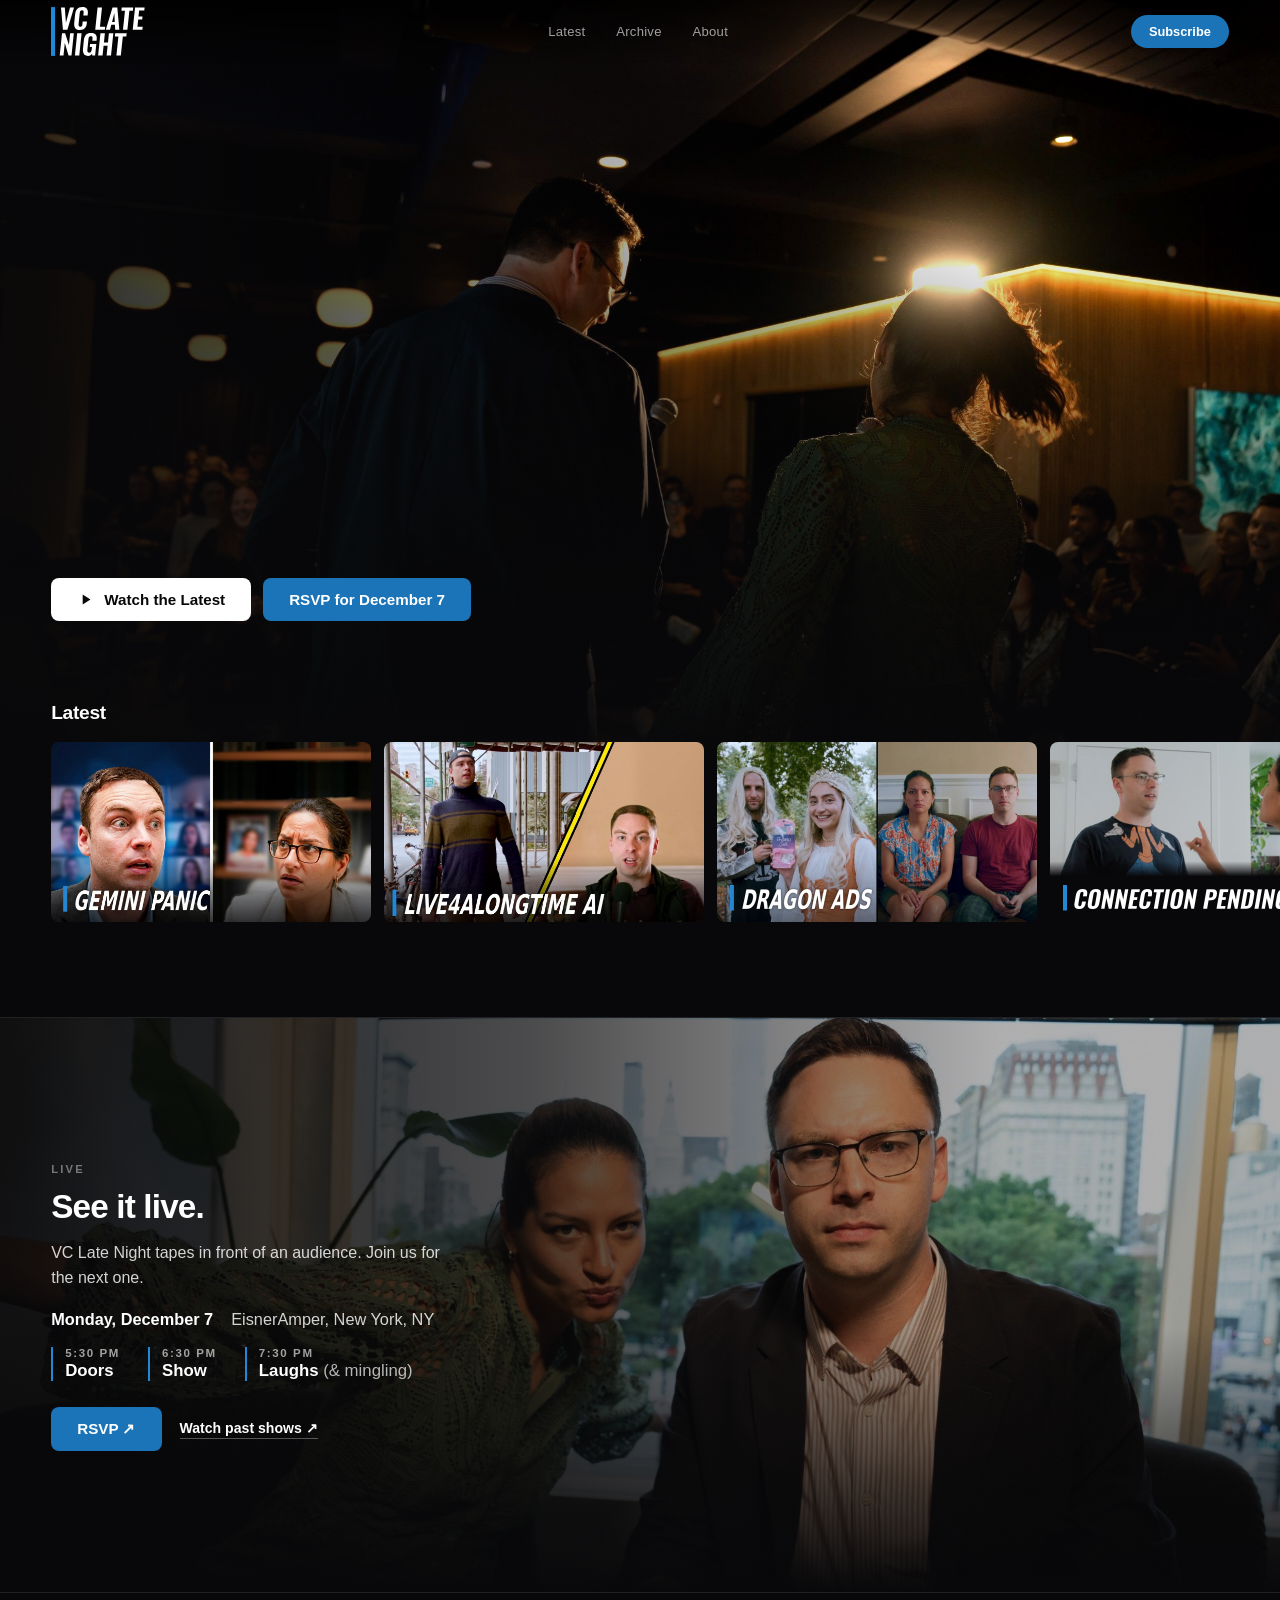
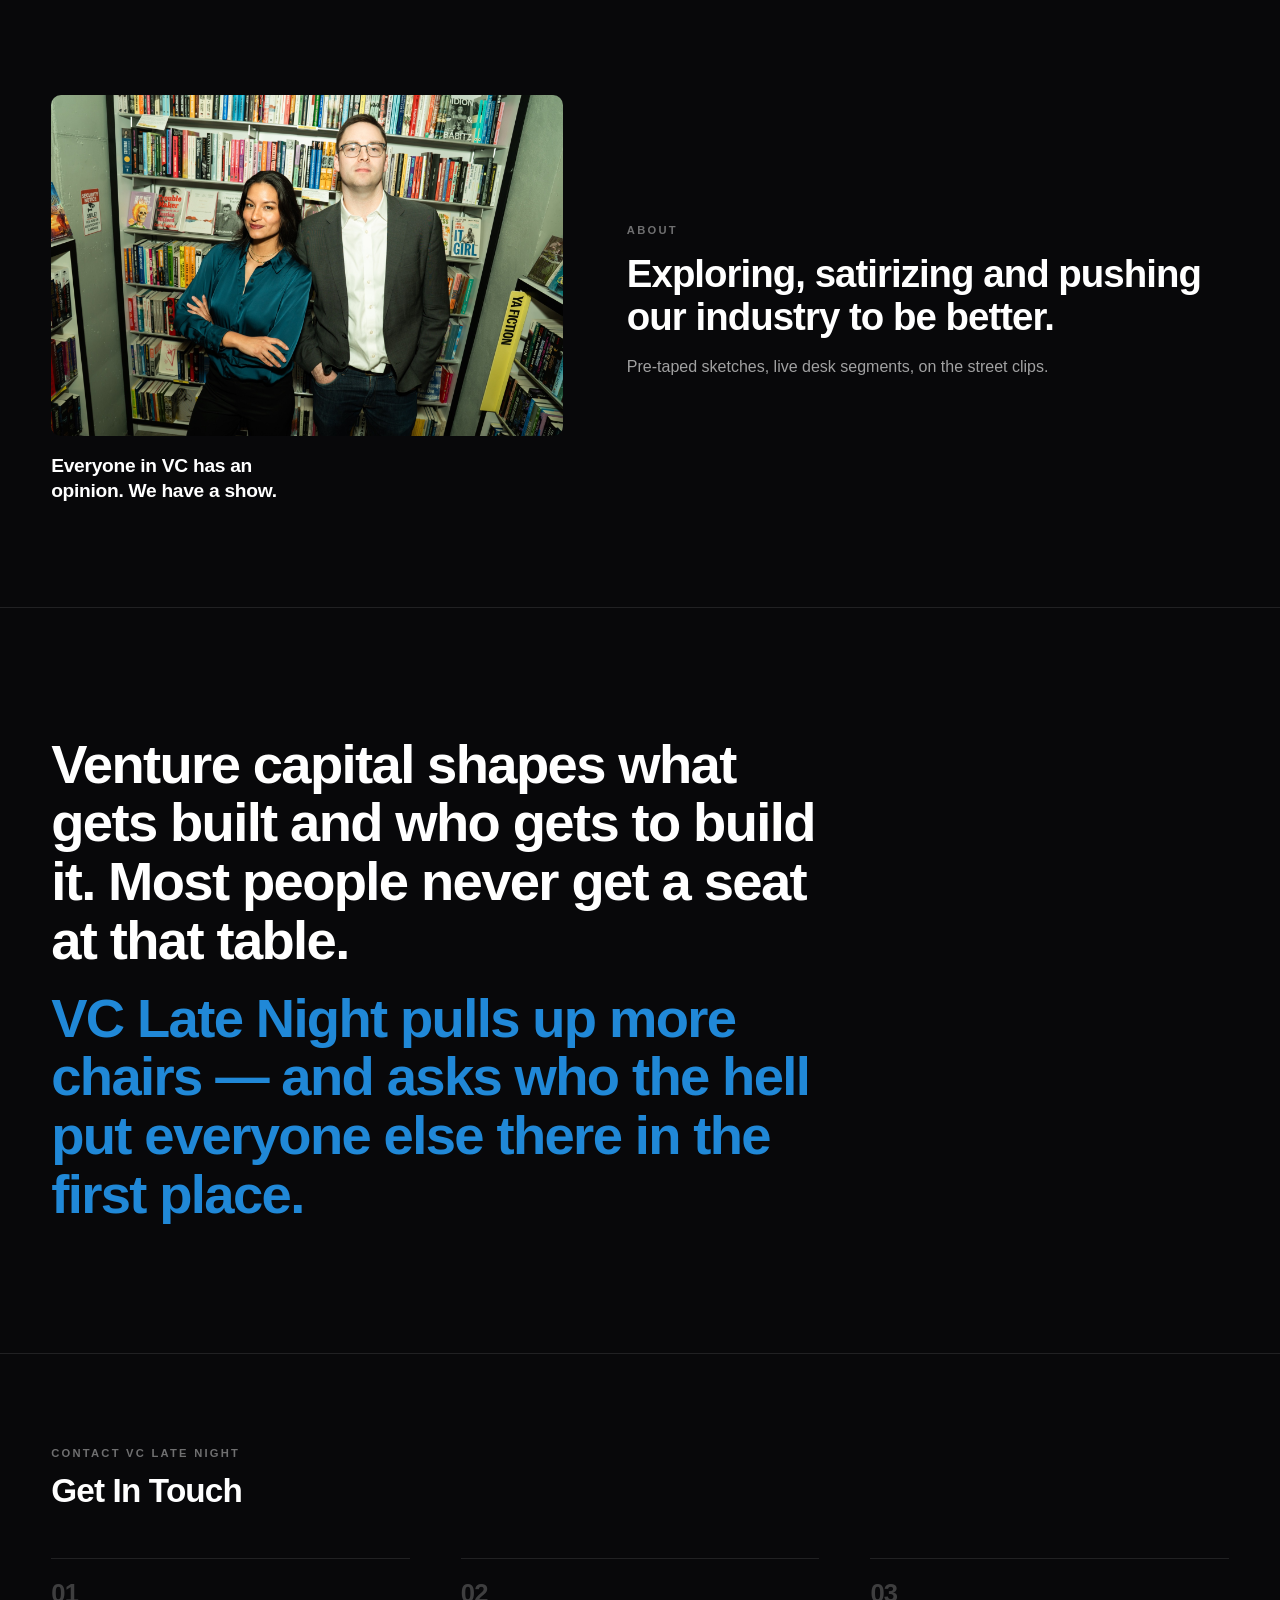
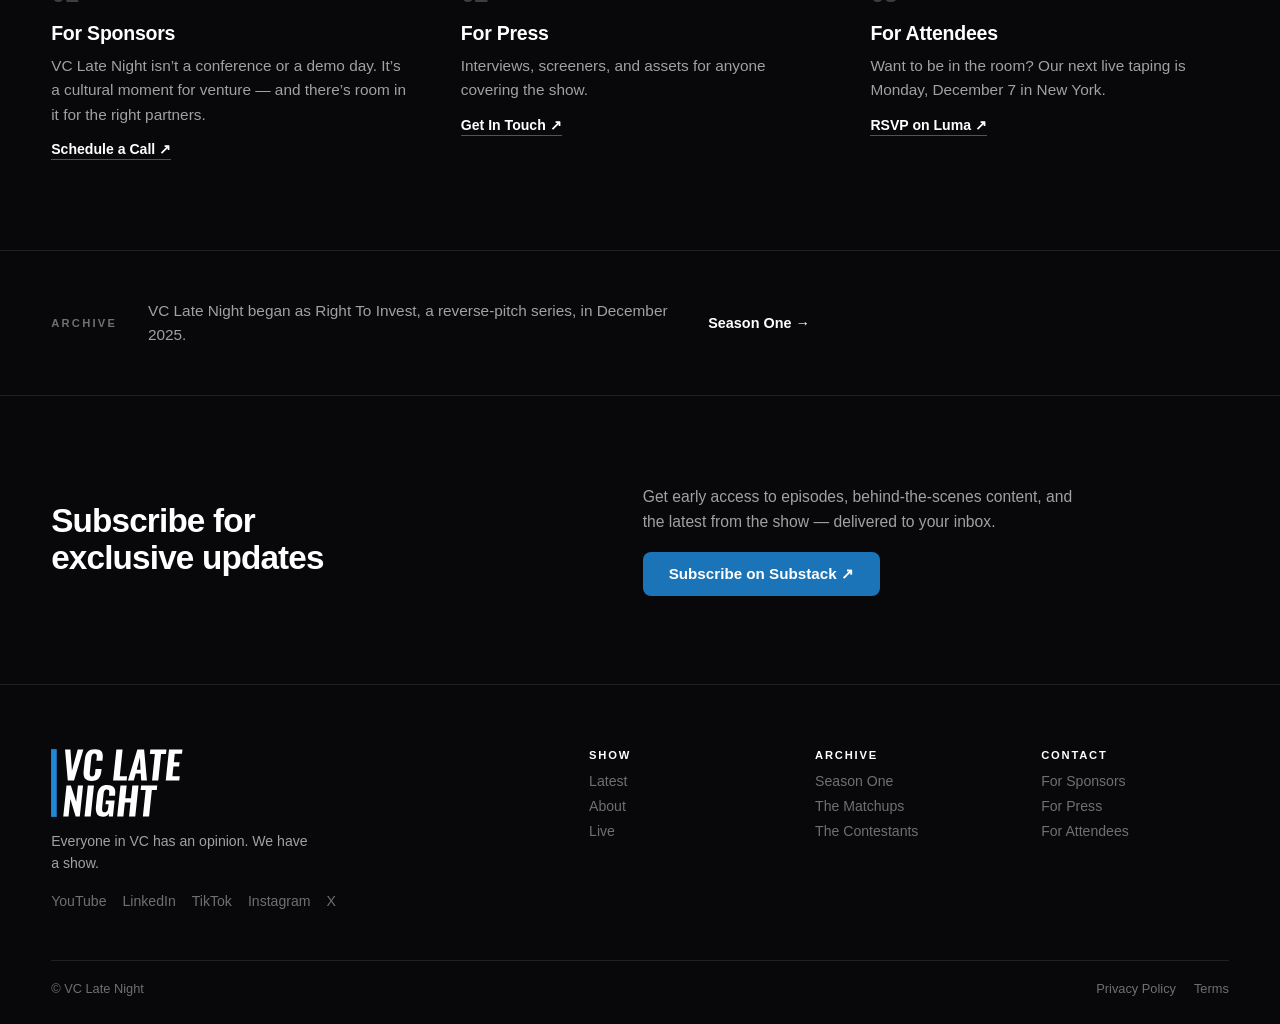
<file: index.html>
<!DOCTYPE html>
<html lang="en">
<head>
  <meta charset="UTF-8">
  <meta name="viewport" content="width=device-width, initial-scale=1.0">
  <title>VC Late Night — Everyone in VC Has an Opinion. We Have a Show.</title>
  <meta name="description" content="A vertical VC variety show. Sketches, street clips, conversations and the reverse-pitch season that started it.">
  <link rel="canonical" href="https://vclatenight.com/">

  <link rel="icon" href="/favicon.ico" sizes="48x48">
  <link rel="icon" href="/favicon.svg" type="image/svg+xml">
  <link rel="apple-touch-icon" href="/apple-touch-icon.png">
  <link rel="manifest" href="/site.webmanifest">
  <meta name="theme-color" content="#08080a">

  <meta property="og:type" content="website">
  <meta property="og:site_name" content="VC Late Night">
  <meta property="og:title" content="VC Late Night">
  <meta property="og:description" content="Everyone in VC has an opinion. We have a show. A comedy show about AI, venture capital, and how the world sees both.">
  <meta property="og:url" content="https://vclatenight.com/">
  <meta property="og:image" content="https://vclatenight.com/assets/images/og-image.jpg">
  <meta property="og:image:width" content="1200">
  <meta property="og:image:height" content="630">
  <meta property="og:image:alt" content="VC Late Night logo over a photo of hosts Cheryl and Matt">
  <meta name="twitter:card" content="summary_large_image">
  <meta name="twitter:site" content="@vclatenight">
  <meta name="twitter:title" content="VC Late Night">
  <meta name="twitter:description" content="Everyone in VC has an opinion. We have a show. A comedy show about AI, venture capital, and how the world sees both.">
  <meta name="twitter:image" content="https://vclatenight.com/assets/images/og-image.jpg">

  <link rel="preload" href="/assets/fonts/oswald-var.woff2" as="font" type="font/woff2" crossorigin>
  <link rel="stylesheet" href="/assets/css/styles.css">
</head>
<body>

  <header class="bar">
    <a class="bar-logo" href="/" aria-label="VC Late Night home">
      <img src="/assets/images/logo.svg" alt="VC Late Night" width="274" height="142">
    </a>
    <nav class="bar-nav" aria-label="Browse">
      <a href="#latest">Latest</a>
      <a href="/archive.html">Archive</a>
      <a href="#about">About</a>
    </nav>
    <a class="bar-cta" href="https://vclatenight.substack.com/subscribe" target="_blank" rel="noopener">Subscribe</a>
  </header>

  <!-- Billboard. One title, play-first. The still is the sketch's own frame,
       so the page opens on the show rather than on a description of it. -->
  <section class="billboard billboard--photo">
    <div class="billboard-art billboard-art--photo">
      <img src="/assets/images/hero-live.jpg" alt="Cheryl and Matt on stage at a VC Late Night taping, facing a laughing audience" fetchpriority="high">
    </div>
    <div class="billboard-inner">
      <h1 class="sr-only">VC Late Night: everyone in VC has an opinion. We have a show.</h1>
      <div class="billboard-actions">
        <a class="btn btn--play" href="#latest">
          <svg viewBox="0 0 24 24" fill="currentColor" aria-hidden="true"><path d="M8 5v14l11-7z"/></svg>
          Watch the Latest
        </a>
        <a class="btn btn--rsvp" href="https://luma.com/dg233i92" target="_blank" rel="noopener">RSVP for December 7</a>
      </div>
    </div>
  </section>

  <main class="rows">
    <section class="row" aria-labelledby="latest">
      <div class="row-head">
        <h2 class="row-title" id="latest">Latest</h2>
      </div>
      <div class="row-track">
        <div class="card card--titled" data-yt="Np8Gt_yeb7c" data-title="Gemini Panic" role="button" tabindex="0" aria-label="Play Gemini Panic">
          <div class="card-art">
            <img src="/assets/images/gemini-panic-thumb.jpg" alt="" loading="lazy">
            <span class="card-play" aria-hidden="true"></span>
          </div>
          <div class="card-body">
            <span class="card-kicker">Sketch</span>
            <h3 class="card-name">Gemini Panic</h3>
          </div>
        </div>
        <div class="card card--titled" data-yt="PoY37Xwj0vw" data-title="Live4ALongTime AI" role="button" tabindex="0" aria-label="Play Live4ALongTime AI">
          <div class="card-art">
            <img src="/assets/images/live4alongtime-thumb.jpg" alt="" loading="lazy">
            <span class="card-play" aria-hidden="true"></span>
          </div>
          <div class="card-body">
            <span class="card-kicker">Sketch</span>
            <h3 class="card-name">Live4ALongTime AI</h3>
          </div>
        </div>
        <div class="card card--titled" data-yt="CGFQr3smYnY" data-title="Dragon Ads" role="button" tabindex="0" aria-label="Play Dragon Ads">
          <div class="card-art">
            <img src="/assets/images/dragon-ads-thumb.jpg" alt="" loading="lazy">
            <span class="card-play" aria-hidden="true"></span>
          </div>
          <div class="card-body">
            <span class="card-kicker">Sketch</span>
            <h3 class="card-name">Dragon Ads</h3>
          </div>
        </div>
        <div class="card card--titled" data-yt="fwvBdCVWhys" data-title="Connection Pending" role="button" tabindex="0" aria-label="Play Connection Pending">
          <div class="card-art">
            <img src="/assets/images/connection-pending-thumb.jpg" alt="" loading="lazy">
            <span class="card-play" aria-hidden="true"></span>
          </div>
          <div class="card-body">
            <span class="card-kicker">Sketch</span>
            <h3 class="card-name">Connection Pending</h3>
          </div>
        </div>
      </div>
    </section>
  </main>

  <section class="live-band" id="live">
    <div class="live-art">
      <img src="/assets/images/live-hosts.jpg" alt="" loading="lazy">
    </div>
    <div class="live-inner">
      <div>
        <span class="info-label">Live</span>
        <h2 class="strip-head">See it live.</h2>
        <p class="live-copy">VC Late Night tapes in front of an audience. Join us for the next one.</p>
        <p class="live-when"><b>Monday, December 7</b><span>EisnerAmper, New York, NY</span></p>
        <ul class="live-sched">
          <li><time>5:30 PM</time><span>Doors</span></li>
          <li><time>6:30 PM</time><span>Show</span></li>
          <li><time>7:30 PM</time><span>Laughs <em>(&amp; mingling)</em></span></li>
        </ul>
        <div class="live-actions">
          <a class="btn btn--rsvp" href="https://luma.com/dg233i92" target="_blank" rel="noopener">RSVP ↗</a>
          <a class="lnk" href="https://www.youtube.com/@vclatenight" target="_blank" rel="noopener">Watch past shows ↗</a>
        </div>
      </div>
    </div>
  </section>

  <!-- Information lives below the content and stays quiet. -->
  <section class="info" id="about">
    <div class="info-grid">
      <figure class="info-shot">
        <img src="/assets/images/cheryl-matt-poster.jpg" alt="Cheryl and Matt, hosts of VC Late Night" loading="lazy">
        <figcaption class="info-cap">Everyone in VC has an opinion. We have a show.</figcaption>
      </figure>
      <div>
        <span class="info-label">About</span>
        <h2 class="info-head">Exploring, satirizing and pushing our industry to be better.</h2>
        <p class="info-body">Pre-taped sketches, live desk segments, on the street clips.</p>
      </div>
    </div>
  </section>

  <section class="manifesto">
    <p class="manifesto-body">
      Venture capital shapes what gets built and who gets to build it.
      Most people never get a seat at that table.
      <span class="manifesto-turn">VC Late Night pulls up more chairs — and asks who the hell put everyone else there in the first place.</span>
    </p>
  </section>

  <section class="strip" id="more">
    <div class="strip-lead">
      <span class="info-label">Contact VC Late Night</span>
      <h2 class="strip-head">Get In Touch</h2>
    </div>
    <div class="strip-grid">
      <div class="strip-item">
        <span class="strip-num">01</span>
        <h3>For Sponsors</h3>
        <p>VC Late Night isn’t a conference or a demo day. It’s a cultural moment for venture — and there’s room in it for the right partners.</p>
        <a class="lnk" href="https://calendar.app.google/CVKBMgzaduiz8Y6X7" target="_blank" rel="noopener">Schedule a Call ↗</a>
      </div>
      <div class="strip-item">
        <span class="strip-num">02</span>
        <h3>For Press</h3>
        <p>Interviews, screeners, and assets for anyone covering the show.</p>
        <a class="lnk" href="https://calendar.app.google/CVKBMgzaduiz8Y6X7" target="_blank" rel="noopener">Get In Touch ↗</a>
      </div>
      <div class="strip-item">
        <span class="strip-num">03</span>
        <h3>For Attendees</h3>
        <p>Want to be in the room? Our next live taping is Monday, December 7 in New York.</p>
        <a class="lnk" href="https://luma.com/dg233i92" target="_blank" rel="noopener">RSVP on Luma ↗</a>
      </div>
    </div>
  </section>

  <!-- The one line of history, leading to the Season One archive. -->
  <a class="archive-band" id="archive" href="/archive.html">
    <span class="info-label">Archive</span>
    <p class="archive-copy">VC Late Night began as Right To Invest, a reverse-pitch series, in December 2025.</p>
    <span class="archive-cta">Season One →</span>
  </a>

  <section class="signup" id="newsletter">
    <div class="signup-grid">
      <div>
        <h2 class="signup-head">Subscribe for<br>exclusive updates</h2>
      </div>
      <div>
        <p class="signup-copy">Get early access to episodes, behind-the-scenes content, and the latest from the show — delivered to your inbox.</p>
        <div class="signup-form">
          <a class="btn btn--play" href="https://vclatenight.substack.com/subscribe" target="_blank" rel="noopener">Subscribe on Substack ↗</a>
        </div>
      </div>
    </div>
  </section>

  <footer class="foot">
    <div class="foot-top">
      <div class="foot-brand">
        <img src="/assets/images/logo.svg" alt="VC Late Night" class="foot-logo" width="274" height="142" loading="lazy">
        <p class="foot-tagline">Everyone in VC has an opinion. We have a show.</p>
        <ul class="foot-social">
          <li><a href="https://www.youtube.com/@vclatenight" target="_blank" rel="noopener">YouTube</a></li>
          <li><a href="https://www.linkedin.com/company/vclatenight" target="_blank" rel="noopener">LinkedIn</a></li>
          <li><a href="https://www.tiktok.com/@vclatenight.show" target="_blank" rel="noopener">TikTok</a></li>
          <li><a href="https://www.instagram.com/vclatenight.show" target="_blank" rel="noopener">Instagram</a></li>
          <li><a href="https://x.com/vclatenight" target="_blank" rel="noopener">X</a></li>
        </ul>
      </div>
      <nav class="foot-cols" aria-label="Footer">
        <div>
          <h4>Show</h4>
          <a href="#latest">Latest</a>
          <a href="#about">About</a>
          <a href="#live">Live</a>
        </div>
        <div>
          <h4>Archive</h4>
          <a href="/archive.html">Season One</a>
          <a href="/archive.html#matchups">The Matchups</a>
          <a href="/archive.html#roster">The Contestants</a>
        </div>
        <div>
          <h4>Contact</h4>
          <a href="https://calendar.app.google/CVKBMgzaduiz8Y6X7" target="_blank" rel="noopener">For Sponsors</a>
          <a href="https://calendar.app.google/CVKBMgzaduiz8Y6X7" target="_blank" rel="noopener">For Press</a>
          <a href="#more">For Attendees</a>
        </div>
      </nav>
    </div>
    <div class="foot-bottom">
      <span>© VC Late Night</span>
      <div class="foot-legal">
        <a href="/privacy.html">Privacy Policy</a>
        <a href="/terms.html">Terms</a>
      </div>
    </div>
  </footer>

  <div class="player" hidden role="dialog" aria-modal="true" aria-label="Video player">
    <button class="player-close" type="button" aria-label="Close player">×</button>
    <div class="player-box">
      <div class="player-stage"></div>
      <p class="player-title"></p>
    </div>
  </div>

  <script src="/assets/js/main.js"></script>
</body>
</html>
</file>
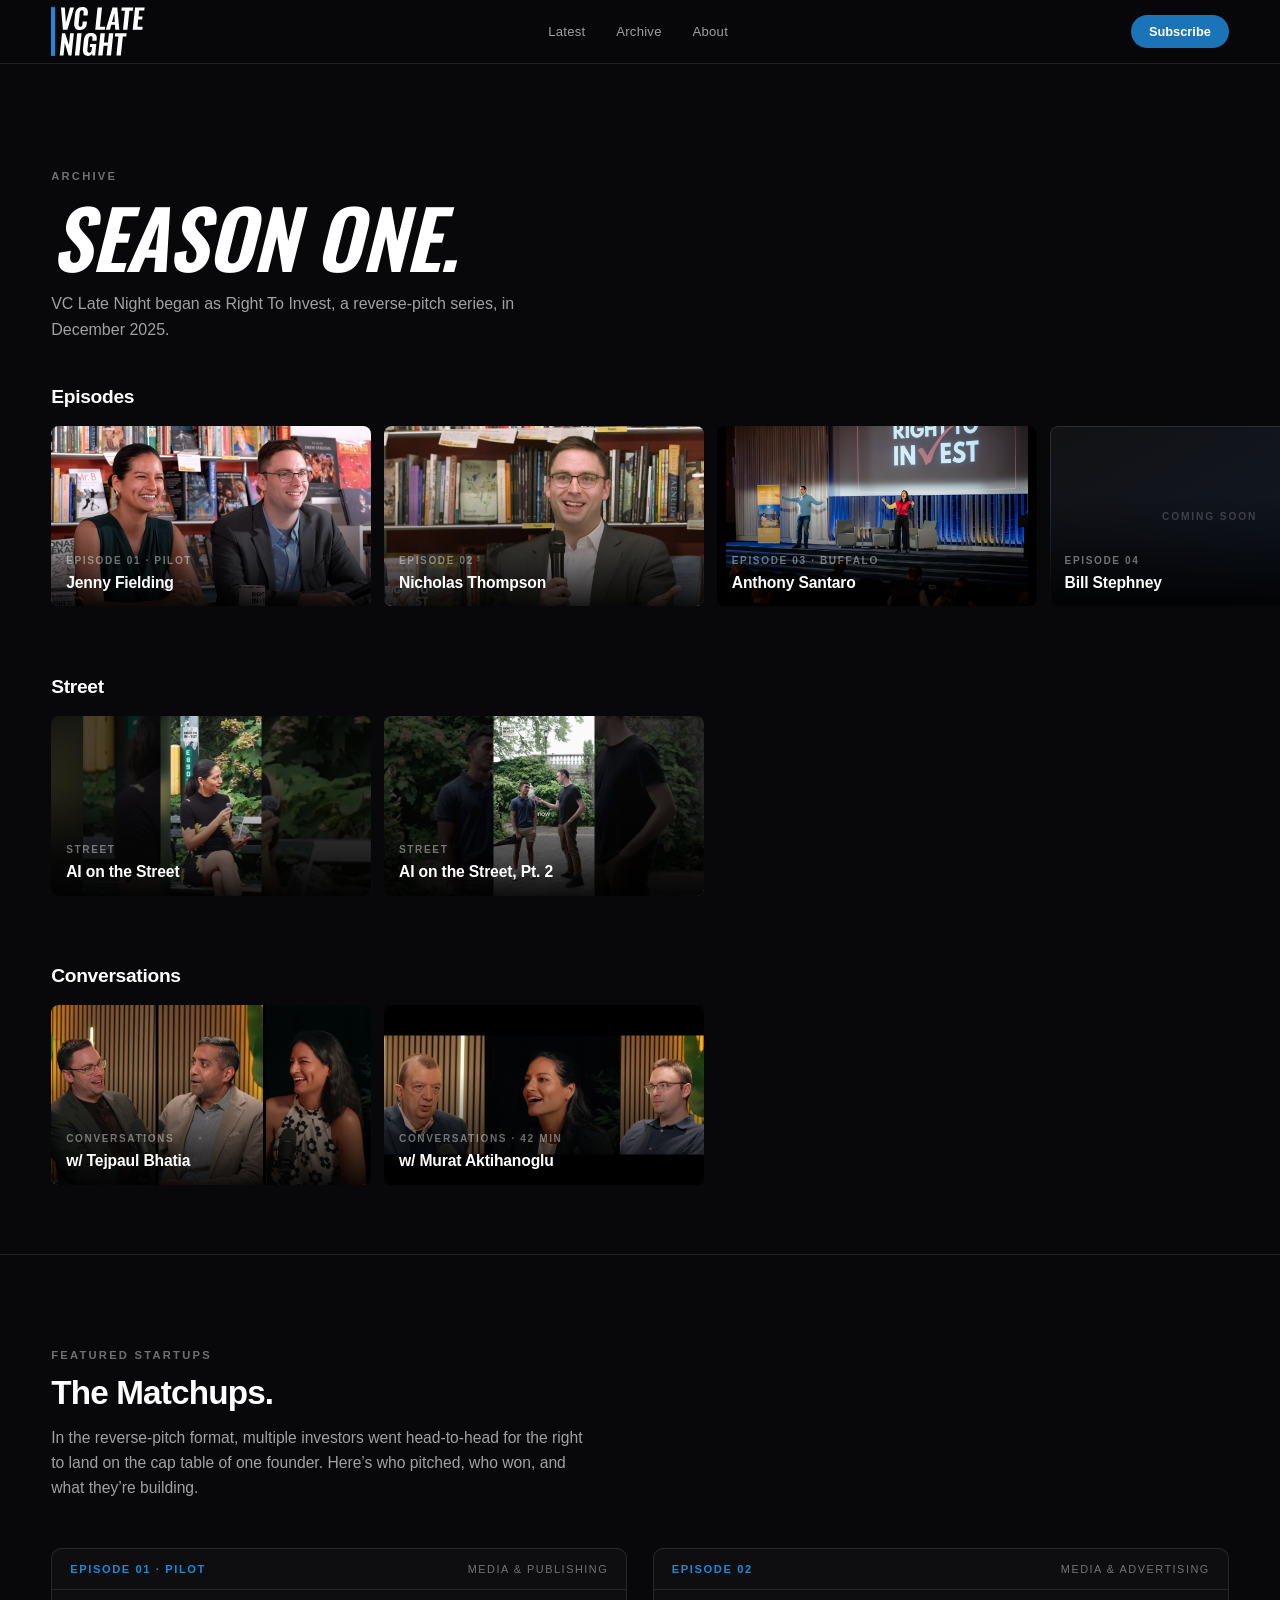
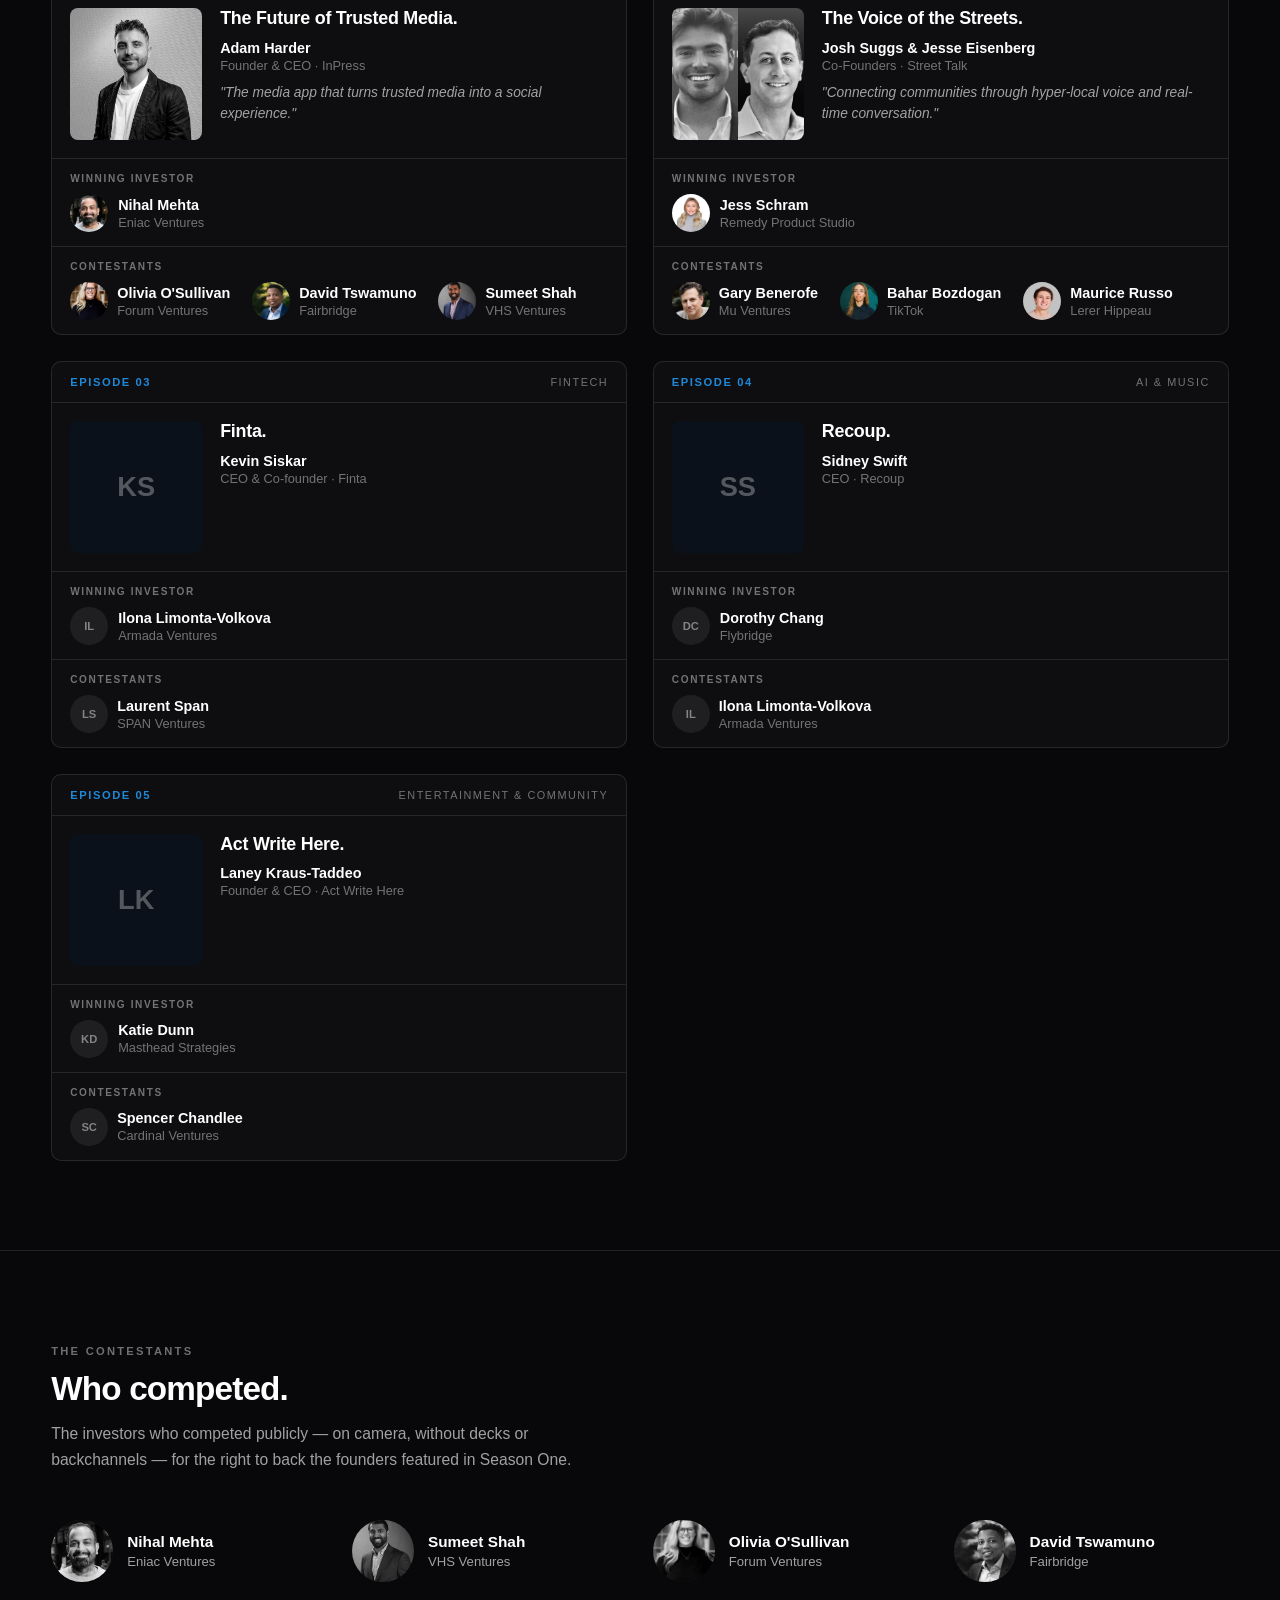
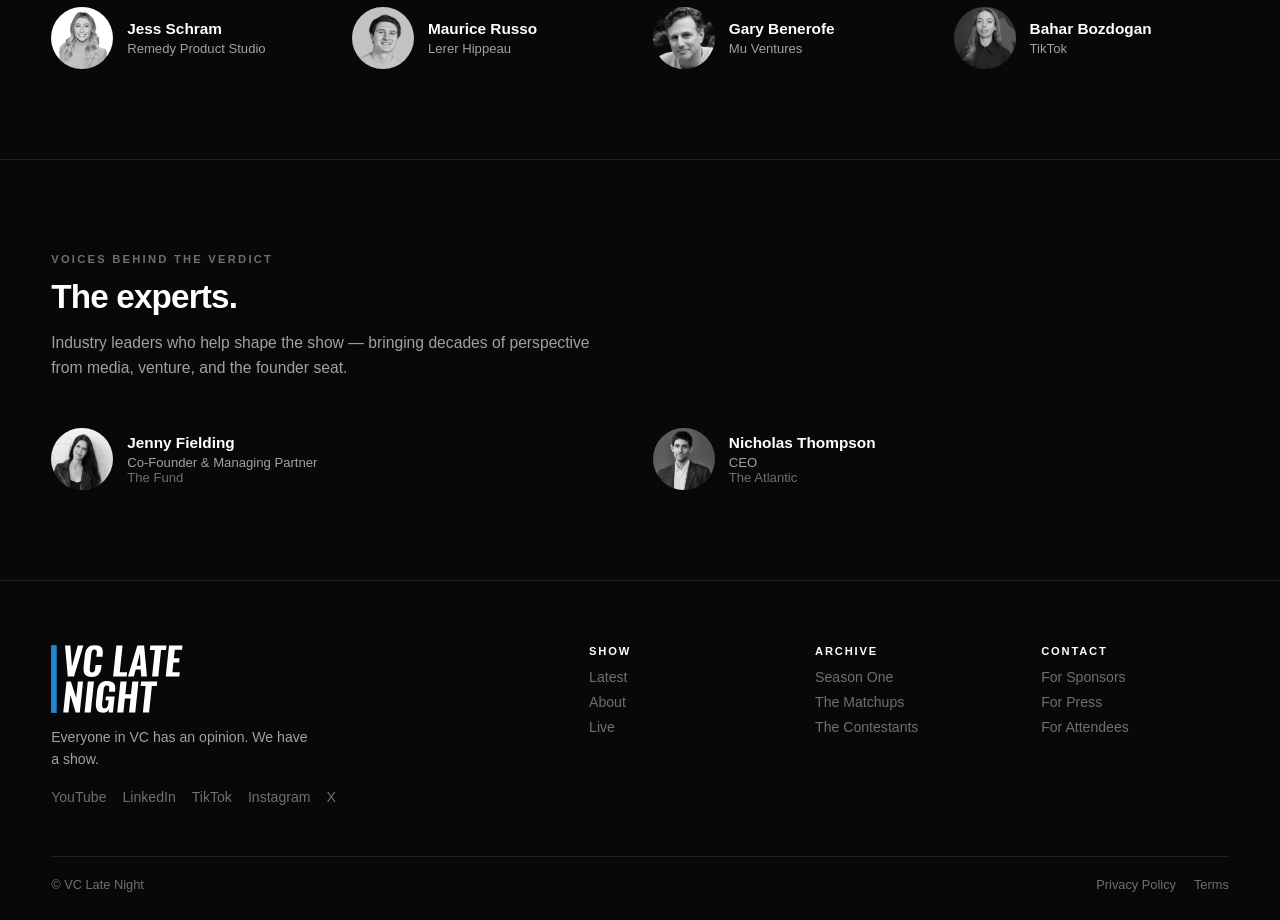
<file: archive.html>
<!DOCTYPE html>
<html lang="en">
<head>
  <meta charset="UTF-8">
  <meta name="viewport" content="width=device-width, initial-scale=1.0">
  <title>Season One — VC Late Night</title>
  <meta name="description" content="VC Late Night began as Right To Invest, a reverse-pitch series, in December 2025. The episodes, the matchups, and the investors who competed.">
  <link rel="canonical" href="https://vclatenight.com/archive.html">

  <link rel="icon" href="/favicon.ico" sizes="48x48">
  <link rel="icon" href="/favicon.svg" type="image/svg+xml">
  <link rel="apple-touch-icon" href="/apple-touch-icon.png">
  <link rel="manifest" href="/site.webmanifest">
  <meta name="theme-color" content="#08080a">

  <meta property="og:type" content="website">
  <meta property="og:site_name" content="VC Late Night">
  <meta property="og:title" content="Season One — VC Late Night">
  <meta property="og:description" content="Everyone in VC has an opinion. We have a show. A comedy show about AI, venture capital, and how the world sees both.">
  <meta property="og:url" content="https://vclatenight.com/archive.html">
  <meta property="og:image" content="https://vclatenight.com/assets/images/og-image.jpg">
  <meta property="og:image:width" content="1200">
  <meta property="og:image:height" content="630">
  <meta property="og:image:alt" content="VC Late Night logo over a photo of hosts Cheryl and Matt">
  <meta name="twitter:card" content="summary_large_image">
  <meta name="twitter:site" content="@vclatenight">
  <meta name="twitter:title" content="Season One — VC Late Night">
  <meta name="twitter:description" content="Everyone in VC has an opinion. We have a show. A comedy show about AI, venture capital, and how the world sees both.">
  <meta name="twitter:image" content="https://vclatenight.com/assets/images/og-image.jpg">

  <link rel="preload" href="/assets/fonts/oswald-var.woff2" as="font" type="font/woff2" crossorigin>
  <link rel="stylesheet" href="/assets/css/styles.css">
</head>
<body class="is-interior">

  <header class="bar">
    <a class="bar-logo" href="/" aria-label="VC Late Night home">
      <img src="/assets/images/logo.svg" alt="VC Late Night" width="274" height="142">
    </a>
    <nav class="bar-nav" aria-label="Browse">
      <a href="/#latest">Latest</a>
      <a href="/archive.html">Archive</a>
      <a href="/#about">About</a>
    </nav>
    <a class="bar-cta" href="https://vclatenight.substack.com/subscribe" target="_blank" rel="noopener">Subscribe</a>
  </header>

  <main>
    <header class="pagehead">
      <span class="info-label">Archive</span>
      <h1 class="pagehead-title">Season One.</h1>
      <p class="pagehead-deck">VC Late Night began as Right To Invest, a reverse-pitch series, in December 2025.</p>
    </header>

    <section class="row" aria-labelledby="eps">
      <div class="row-head"><h2 class="row-title" id="eps">Episodes</h2></div>
      <div class="row-track">
          <div class="card" data-yt="ujOcwwgDNdE" data-title="Jenny Fielding" role="button" tabindex="0" aria-label="Play Jenny Fielding">
            <div class="card-art">
              <img src="/assets/images/archive/ep01-jenny-fielding.jpg" alt="" loading="lazy">
              <span class="card-play" aria-hidden="true"></span>
            </div>
            <div class="card-body"><span class="card-kicker">Episode 01 · Pilot</span><h3 class="card-name">Jenny Fielding</h3></div>
          </div>
          <div class="card" data-yt="4WhVp55wxY0" data-pillarbox data-title="Nicholas Thompson" role="button" tabindex="0" aria-label="Play Nicholas Thompson">
            <div class="card-art">
              <img src="/assets/images/archive/ep02-nicholas-thompson.jpg" alt="" loading="lazy">
              <span class="card-play" aria-hidden="true"></span>
            </div>
            <div class="card-body"><span class="card-kicker">Episode 02</span><h3 class="card-name">Nicholas Thompson</h3></div>
          </div>
          <div class="card" data-yt="SYIJCj9LL0I" data-pillarbox data-title="Anthony Santaro" role="button" tabindex="0" aria-label="Play Anthony Santaro">
            <div class="card-art">
              <img src="/assets/images/archive/ep03-anthony-santaro.jpg" alt="" loading="lazy">
              <span class="card-play" aria-hidden="true"></span>
            </div>
            <div class="card-body"><span class="card-kicker">Episode 03 · Buffalo</span><h3 class="card-name">Anthony Santaro</h3></div>
          </div>
          <div class="card card--pending">
            <div class="card-art"></div>
            <div class="card-body"><span class="card-kicker">Episode 04</span><h3 class="card-name">Bill Stephney</h3></div>
          </div>
          <div class="card card--pending">
            <div class="card-art"></div>
            <div class="card-body"><span class="card-kicker">Episode 05</span><h3 class="card-name">Eric Kuhn</h3></div>
          </div>
      </div>
    </section>

    <section class="row" aria-labelledby="street">
      <div class="row-head"><h2 class="row-title" id="street">Street</h2></div>
      <div class="row-track">
          <div class="card" data-yt="js5axdTK6ME" data-portrait data-title="AI on the Street" role="button" tabindex="0" aria-label="Play AI on the Street">
            <div class="card-art">
              <img src="/assets/images/archive/street-ai-1.jpg" alt="" loading="lazy">
              <span class="card-play" aria-hidden="true"></span>
            </div>
            <div class="card-body">
              <span class="card-kicker">Street</span>
              <h3 class="card-name">AI on the Street</h3>
            </div>
          </div>
          <div class="card" data-yt="5hSvpbflPCo" data-portrait data-title="AI on the Street, Pt. 2" role="button" tabindex="0" aria-label="Play AI on the Street, Pt. 2">
            <div class="card-art">
              <img src="/assets/images/archive/street-ai-2.jpg" alt="" loading="lazy">
              <span class="card-play" aria-hidden="true"></span>
            </div>
            <div class="card-body">
              <span class="card-kicker">Street</span>
              <h3 class="card-name">AI on the Street, Pt. 2</h3>
            </div>
          </div>
      </div>
    </section>

    <section class="row" aria-labelledby="conversations">
      <div class="row-head"><h2 class="row-title" id="conversations">Conversations</h2></div>
      <div class="row-track">
          <div class="card" data-yt="NMLkLEemt-A" data-title="w/ Tejpaul Bhatia" role="button" tabindex="0" aria-label="Play w/ Tejpaul Bhatia">
            <div class="card-art">
              <img src="/assets/images/archive/conv-tejpaul-bhatia.jpg" alt="" loading="lazy">
              <span class="card-play" aria-hidden="true"></span>
            </div>
            <div class="card-body">
              <span class="card-kicker">Conversations</span>
              <h3 class="card-name">w/ Tejpaul Bhatia</h3>
            </div>
          </div>
          <div class="card" data-yt="YE36SQmCtm0" data-title="w/ Murat Aktihanoglu" role="button" tabindex="0" aria-label="Play w/ Murat Aktihanoglu">
            <div class="card-art">
              <img src="/assets/images/archive/conv-murat-aktihanoglu.jpg" alt="" loading="lazy">
              <span class="card-play" aria-hidden="true"></span>
            </div>
            <div class="card-body">
              <span class="card-kicker">Conversations · 42 min</span>
              <h3 class="card-name">w/ Murat Aktihanoglu</h3>
            </div>
          </div>
      </div>
    </section>

    <section class="mu-section" id="matchups">
      <div class="mu-lead">
        <span class="info-label">Featured Startups</span>
        <h2 class="strip-head">The Matchups.</h2>
        <p class="mu-deck">In the reverse-pitch format, multiple investors went head-to-head for the right to land on the cap table of one founder. Here’s who pitched, who won, and what they’re building.</p>
      </div>
      <div class="mu-grid">
      <article class="mu">
        <header class="mu-head">
          <span class="mu-ep">Episode 01 · Pilot</span>
          <span class="mu-cat">Media &amp; Publishing</span>
        </header>
        <div class="mu-body">
          <div class="mu-shot"><img src="/assets/images/people/adam-harder.avif" alt="" loading="lazy"></div>
          <div class="mu-info">
            <h3 class="mu-title">The Future of Trusted Media.</h3>
            <p class="mu-founder"><b>Adam Harder</b><i>Founder &amp; CEO · InPress</i></p>
            <p class="mu-quote">"The media app that turns trusted media into a social experience."</p>
          </div>
        </div>
        <div class="mu-result">
          <span class="mu-lbl">Winning Investor</span>
          <p class="mu-win"><span class="mu-face"><img src="/assets/images/people/nihal-mehta.avif" alt="" loading="lazy"></span><span><b>Nihal Mehta</b><i>Eniac Ventures</i></span></p>
        </div>
        <div class="mu-result">
          <span class="mu-lbl">Contestants</span>
          <ul class="mu-others"><li><span class="mu-face"><img src="/assets/images/people/olivia-osullivan.avif" alt="" loading="lazy"></span><span><b>Olivia O'Sullivan</b><i>Forum Ventures</i></span></li><li><span class="mu-face"><img src="/assets/images/people/david-tswamuno.avif" alt="" loading="lazy"></span><span><b>David Tswamuno</b><i>Fairbridge</i></span></li><li><span class="mu-face"><img src="/assets/images/people/sumeet-shah.avif" alt="" loading="lazy"></span><span><b>Sumeet Shah</b><i>VHS Ventures</i></span></li></ul>
        </div>
      </article>
      <article class="mu">
        <header class="mu-head">
          <span class="mu-ep">Episode 02</span>
          <span class="mu-cat">Media &amp; Advertising</span>
        </header>
        <div class="mu-body">
          <div class="mu-shot  mu-shot--duo"><img src="/assets/images/people/josh-suggs.png" alt="" loading="lazy"><img src="/assets/images/people/jesse-eisenberg.png" alt="" loading="lazy"></div>
          <div class="mu-info">
            <h3 class="mu-title">The Voice of the Streets.</h3>
            <p class="mu-founder"><b>Josh Suggs &amp; Jesse Eisenberg</b><i>Co-Founders · Street Talk</i></p>
            <p class="mu-quote">"Connecting communities through hyper-local voice and real-time conversation."</p>
          </div>
        </div>
        <div class="mu-result">
          <span class="mu-lbl">Winning Investor</span>
          <p class="mu-win"><span class="mu-face"><img src="/assets/images/people/jess-schram.png" alt="" loading="lazy"></span><span><b>Jess Schram</b><i>Remedy Product Studio</i></span></p>
        </div>
        <div class="mu-result">
          <span class="mu-lbl">Contestants</span>
          <ul class="mu-others"><li><span class="mu-face"><img src="/assets/images/people/gary-benerofe.png" alt="" loading="lazy"></span><span><b>Gary Benerofe</b><i>Mu Ventures</i></span></li><li><span class="mu-face"><img src="/assets/images/people/bahar-bozdogan.png" alt="" loading="lazy"></span><span><b>Bahar Bozdogan</b><i>TikTok</i></span></li><li><span class="mu-face"><img src="/assets/images/people/maurice-russo.png" alt="" loading="lazy"></span><span><b>Maurice Russo</b><i>Lerer Hippeau</i></span></li></ul>
        </div>
      </article>
      <article class="mu">
        <header class="mu-head">
          <span class="mu-ep">Episode 03</span>
          <span class="mu-cat">Fintech</span>
        </header>
        <div class="mu-body">
          <div class="mu-shot mu-shot--ini" aria-hidden="true">KS</div>
          <div class="mu-info">
            <h3 class="mu-title">Finta.</h3>
            <p class="mu-founder"><b>Kevin Siskar</b><i>CEO &amp; Co-founder · Finta</i></p>
            
          </div>
        </div>
        <div class="mu-result">
          <span class="mu-lbl">Winning Investor</span>
          <p class="mu-win"><span class="mu-face mu-face--ini" aria-hidden="true">IL</span><span><b>Ilona Limonta-Volkova</b><i>Armada Ventures</i></span></p>
        </div>
        <div class="mu-result">
          <span class="mu-lbl">Contestants</span>
          <ul class="mu-others"><li><span class="mu-face mu-face--ini" aria-hidden="true">LS</span><span><b>Laurent Span</b><i>SPAN Ventures</i></span></li></ul>
        </div>
      </article>
      <article class="mu">
        <header class="mu-head">
          <span class="mu-ep">Episode 04</span>
          <span class="mu-cat">AI &amp; Music</span>
        </header>
        <div class="mu-body">
          <div class="mu-shot mu-shot--ini" aria-hidden="true">SS</div>
          <div class="mu-info">
            <h3 class="mu-title">Recoup.</h3>
            <p class="mu-founder"><b>Sidney Swift</b><i>CEO · Recoup</i></p>
            
          </div>
        </div>
        <div class="mu-result">
          <span class="mu-lbl">Winning Investor</span>
          <p class="mu-win"><span class="mu-face mu-face--ini" aria-hidden="true">DC</span><span><b>Dorothy Chang</b><i>Flybridge</i></span></p>
        </div>
        <div class="mu-result">
          <span class="mu-lbl">Contestants</span>
          <ul class="mu-others"><li><span class="mu-face mu-face--ini" aria-hidden="true">IL</span><span><b>Ilona Limonta-Volkova</b><i>Armada Ventures</i></span></li></ul>
        </div>
      </article>
      <article class="mu">
        <header class="mu-head">
          <span class="mu-ep">Episode 05</span>
          <span class="mu-cat">Entertainment &amp; Community</span>
        </header>
        <div class="mu-body">
          <div class="mu-shot mu-shot--ini" aria-hidden="true">LK</div>
          <div class="mu-info">
            <h3 class="mu-title">Act Write Here.</h3>
            <p class="mu-founder"><b>Laney Kraus-Taddeo</b><i>Founder &amp; CEO · Act Write Here</i></p>
            
          </div>
        </div>
        <div class="mu-result">
          <span class="mu-lbl">Winning Investor</span>
          <p class="mu-win"><span class="mu-face mu-face--ini" aria-hidden="true">KD</span><span><b>Katie Dunn</b><i>Masthead Strategies</i></span></p>
        </div>
        <div class="mu-result">
          <span class="mu-lbl">Contestants</span>
          <ul class="mu-others"><li><span class="mu-face mu-face--ini" aria-hidden="true">SC</span><span><b>Spencer Chandlee</b><i>Cardinal Ventures</i></span></li></ul>
        </div>
      </article>
      </div>
    </section>

    <section class="people-section" id="roster">
      <div class="mu-lead">
        <span class="info-label">The Contestants</span>
        <h2 class="strip-head">Who competed.</h2>
        <p class="mu-deck">The investors who competed publicly — on camera, without decks or backchannels — for the right to back the founders featured in Season One.</p>
      </div>
      <ul class="people-grid">
        <li class="person">
          <span class="person-face"><img src="/assets/images/people/nihal-mehta.avif" alt="" loading="lazy"></span>
          <span class="person-info"><b>Nihal Mehta</b><i>Eniac Ventures</i></span>
        </li>
        <li class="person">
          <span class="person-face"><img src="/assets/images/people/sumeet-shah.avif" alt="" loading="lazy"></span>
          <span class="person-info"><b>Sumeet Shah</b><i>VHS Ventures</i></span>
        </li>
        <li class="person">
          <span class="person-face"><img src="/assets/images/people/olivia-osullivan.avif" alt="" loading="lazy"></span>
          <span class="person-info"><b>Olivia O'Sullivan</b><i>Forum Ventures</i></span>
        </li>
        <li class="person">
          <span class="person-face"><img src="/assets/images/people/david-tswamuno.avif" alt="" loading="lazy"></span>
          <span class="person-info"><b>David Tswamuno</b><i>Fairbridge</i></span>
        </li>
        <li class="person">
          <span class="person-face"><img src="/assets/images/people/jess-schram.png" alt="" loading="lazy"></span>
          <span class="person-info"><b>Jess Schram</b><i>Remedy Product Studio</i></span>
        </li>
        <li class="person">
          <span class="person-face"><img src="/assets/images/people/maurice-russo.png" alt="" loading="lazy"></span>
          <span class="person-info"><b>Maurice Russo</b><i>Lerer Hippeau</i></span>
        </li>
        <li class="person">
          <span class="person-face"><img src="/assets/images/people/gary-benerofe.png" alt="" loading="lazy"></span>
          <span class="person-info"><b>Gary Benerofe</b><i>Mu Ventures</i></span>
        </li>
        <li class="person">
          <span class="person-face"><img src="/assets/images/people/bahar-bozdogan.png" alt="" loading="lazy"></span>
          <span class="person-info"><b>Bahar Bozdogan</b><i>TikTok</i></span>
        </li>
      </ul>
    </section>

    <section class="people-section" id="experts">
      <div class="mu-lead">
        <span class="info-label">Voices Behind The Verdict</span>
        <h2 class="strip-head">The experts.</h2>
        <p class="mu-deck">Industry leaders who help shape the show — bringing decades of perspective from media, venture, and the founder seat.</p>
      </div>
      <ul class="people-grid">
        <li class="person">
          <span class="person-face"><img src="/assets/images/people/jenny-fielding.avif" alt="" loading="lazy"></span>
          <span class="person-info"><b>Jenny Fielding</b><i>Co-Founder &amp; Managing Partner</i><em>The Fund</em></span>
        </li>
        <li class="person">
          <span class="person-face"><img src="/assets/images/people/nicholas-thompson.avif" alt="" loading="lazy"></span>
          <span class="person-info"><b>Nicholas Thompson</b><i>CEO</i><em>The Atlantic</em></span>
        </li>
      </ul>
    </section>
  </main>

  <footer class="foot">
    <div class="foot-top">
      <div class="foot-brand">
        <img src="/assets/images/logo.svg" alt="VC Late Night" class="foot-logo" width="274" height="142" loading="lazy">
        <p class="foot-tagline">Everyone in VC has an opinion. We have a show.</p>
        <ul class="foot-social">
          <li><a href="https://www.youtube.com/@vclatenight" target="_blank" rel="noopener">YouTube</a></li>
          <li><a href="https://www.linkedin.com/company/vclatenight" target="_blank" rel="noopener">LinkedIn</a></li>
          <li><a href="https://www.tiktok.com/@vclatenight.show" target="_blank" rel="noopener">TikTok</a></li>
          <li><a href="https://www.instagram.com/vclatenight.show" target="_blank" rel="noopener">Instagram</a></li>
          <li><a href="https://x.com/vclatenight" target="_blank" rel="noopener">X</a></li>
        </ul>
      </div>
      <nav class="foot-cols" aria-label="Footer">
        <div>
          <h4>Show</h4>
          <a href="/#latest">Latest</a>
          <a href="/#about">About</a>
          <a href="/#live">Live</a>
        </div>
        <div>
          <h4>Archive</h4>
          <a href="/archive.html">Season One</a>
          <a href="/archive.html#matchups">The Matchups</a>
          <a href="/archive.html#roster">The Contestants</a>
        </div>
        <div>
          <h4>Contact</h4>
          <a href="https://calendar.app.google/CVKBMgzaduiz8Y6X7" target="_blank" rel="noopener">For Sponsors</a>
          <a href="https://calendar.app.google/CVKBMgzaduiz8Y6X7" target="_blank" rel="noopener">For Press</a>
          <a href="/#more">For Attendees</a>
        </div>
      </nav>
    </div>
    <div class="foot-bottom">
      <span>© VC Late Night</span>
      <div class="foot-legal">
        <a href="/privacy.html">Privacy Policy</a>
        <a href="/terms.html">Terms</a>
      </div>
    </div>
  </footer>

  <div class="player" hidden role="dialog" aria-modal="true" aria-label="Video player">
    <button class="player-close" type="button" aria-label="Close player">×</button>
    <div class="player-box">
      <div class="player-stage"></div>
      <p class="player-title"></p>
    </div>
  </div>

  <script src="/assets/js/main.js"></script>
</body>
</html>
</file>
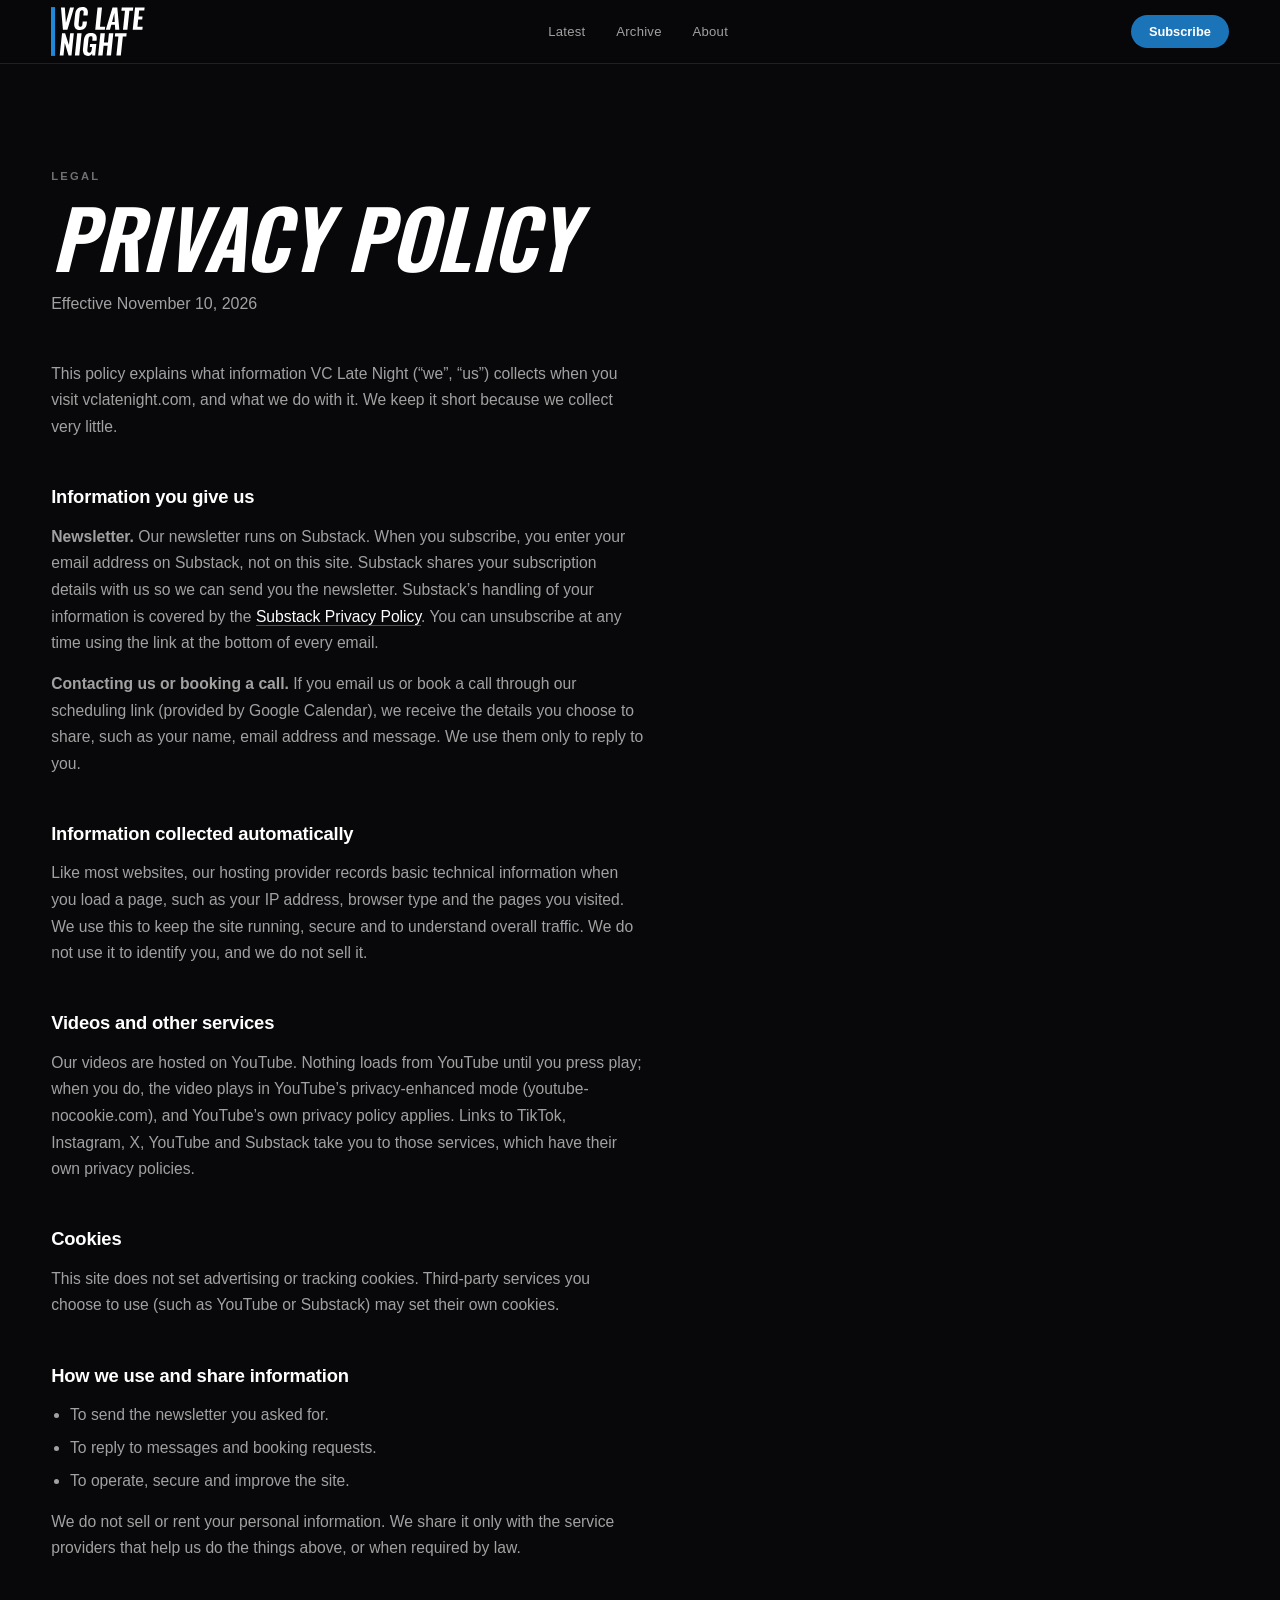
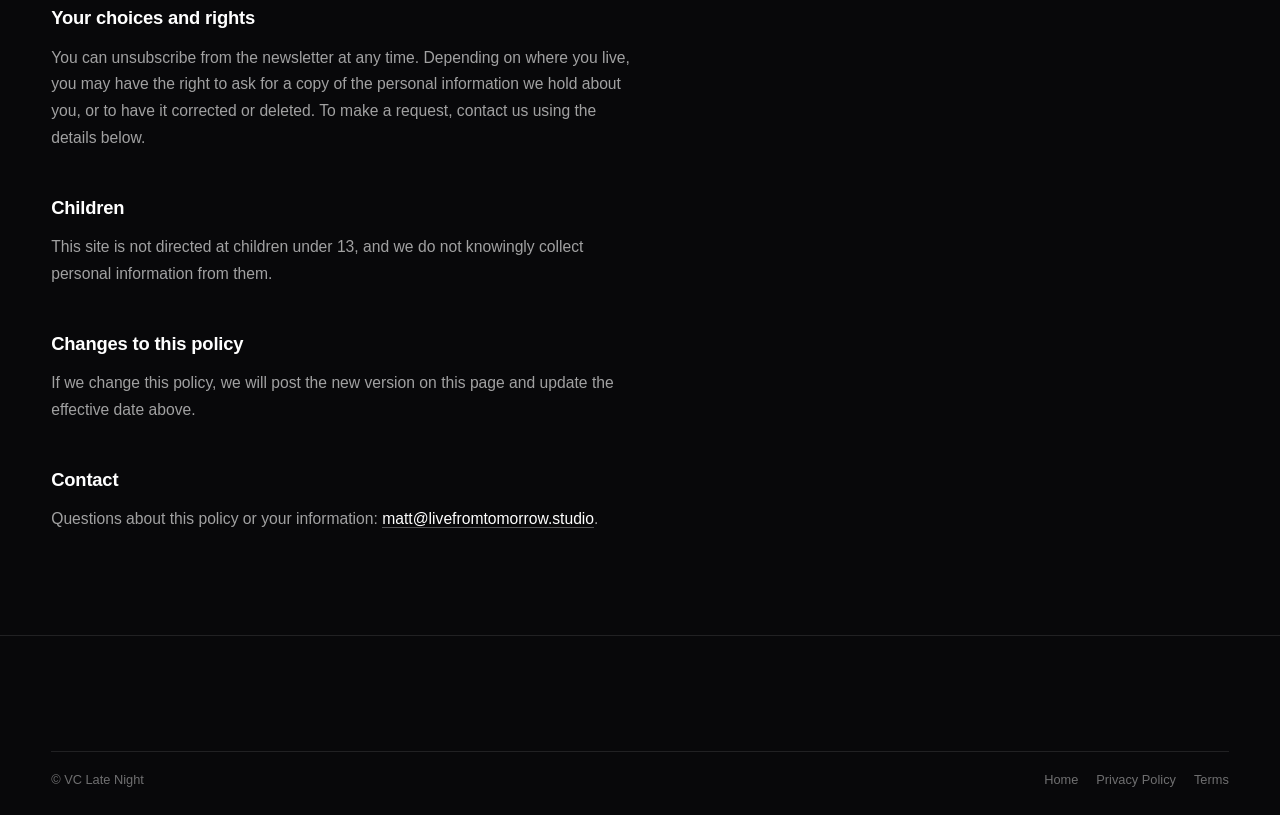
<file: privacy.html>
<!DOCTYPE html>
<html lang="en">
<head>
  <meta charset="UTF-8">
  <meta name="viewport" content="width=device-width, initial-scale=1.0">
  <title>Privacy Policy — VC Late Night</title>
  <meta name="description" content="How VC Late Night handles information when you visit vclatenight.com or subscribe to the newsletter.">
  <link rel="canonical" href="https://vclatenight.com/privacy.html">
  <link rel="icon" href="/favicon.ico" sizes="48x48">
  <link rel="icon" href="/favicon.svg" type="image/svg+xml">
  <link rel="apple-touch-icon" href="/apple-touch-icon.png">
  <link rel="manifest" href="/site.webmanifest">
  <meta name="theme-color" content="#08080a">
  <meta property="og:site_name" content="VC Late Night">
  <meta property="og:title" content="Privacy Policy — VC Late Night">
  <meta property="og:url" content="https://vclatenight.com/privacy.html">
  <meta property="og:image" content="https://vclatenight.com/assets/images/og-image.jpg">
  <link rel="preload" href="/assets/fonts/oswald-var.woff2" as="font" type="font/woff2" crossorigin>
  <link rel="stylesheet" href="/assets/css/styles.css">
</head>
<body class="is-interior">

  <header class="bar">
    <a class="bar-logo" href="/" aria-label="VC Late Night home">
      <img src="/assets/images/logo.svg" alt="VC Late Night" width="274" height="142">
    </a>
    <nav class="bar-nav" aria-label="Browse">
      <a href="/#latest">Latest</a>
      <a href="/archive.html">Archive</a>
      <a href="/#about">About</a>
    </nav>
    <a class="bar-cta" href="https://vclatenight.substack.com/subscribe" target="_blank" rel="noopener">Subscribe</a>
  </header>

  <main>
    <section class="pagehead">
      <span class="info-label">Legal</span>
      <h1 class="pagehead-title">Privacy Policy</h1>
      <p class="pagehead-deck">Effective November 10, 2026</p>
    </section>

    <section class="legal">
      <div class="legal-body">
        <p>This policy explains what information VC Late Night (“we”, “us”) collects when you visit vclatenight.com, and what we do with it. We keep it short because we collect very little.</p>

        <h2>Information you give us</h2>
        <p><strong>Newsletter.</strong> Our newsletter runs on Substack. When you subscribe, you enter your email address on Substack, not on this site. Substack shares your subscription details with us so we can send you the newsletter. Substack’s handling of your information is covered by the <a href="https://substack.com/privacy" target="_blank" rel="noopener">Substack Privacy Policy</a>. You can unsubscribe at any time using the link at the bottom of every email.</p>
        <p><strong>Contacting us or booking a call.</strong> If you email us or book a call through our scheduling link (provided by Google Calendar), we receive the details you choose to share, such as your name, email address and message. We use them only to reply to you.</p>

        <h2>Information collected automatically</h2>
        <p>Like most websites, our hosting provider records basic technical information when you load a page, such as your IP address, browser type and the pages you visited. We use this to keep the site running, secure and to understand overall traffic. We do not use it to identify you, and we do not sell it.</p>

        <h2>Videos and other services</h2>
        <p>Our videos are hosted on YouTube. Nothing loads from YouTube until you press play; when you do, the video plays in YouTube’s privacy-enhanced mode (youtube-nocookie.com), and YouTube’s own privacy policy applies. Links to TikTok, Instagram, X, YouTube and Substack take you to those services, which have their own privacy policies.</p>

        <h2>Cookies</h2>
        <p>This site does not set advertising or tracking cookies. Third-party services you choose to use (such as YouTube or Substack) may set their own cookies.</p>

        <h2>How we use and share information</h2>
        <ul>
          <li>To send the newsletter you asked for.</li>
          <li>To reply to messages and booking requests.</li>
          <li>To operate, secure and improve the site.</li>
        </ul>
        <p>We do not sell or rent your personal information. We share it only with the service providers that help us do the things above, or when required by law.</p>

        <h2>Your choices and rights</h2>
        <p>You can unsubscribe from the newsletter at any time. Depending on where you live, you may have the right to ask for a copy of the personal information we hold about you, or to have it corrected or deleted. To make a request, contact us using the details below.</p>

        <h2>Children</h2>
        <p>This site is not directed at children under 13, and we do not knowingly collect personal information from them.</p>

        <h2>Changes to this policy</h2>
        <p>If we change this policy, we will post the new version on this page and update the effective date above.</p>

        <h2>Contact</h2>
        <p>Questions about this policy or your information: <a href="mailto:matt@livefromtomorrow.studio">matt@livefromtomorrow.studio</a>.</p>
      </div>
    </section>
  </main>

  <footer class="foot">
    <div class="foot-bottom">
      <span>© VC Late Night</span>
      <div class="foot-legal">
        <a href="/">Home</a>
        <a href="/privacy.html" aria-current="page">Privacy Policy</a>
        <a href="/terms.html">Terms</a>
      </div>
    </div>
  </footer>

  <script src="/assets/js/main.js"></script>
</body>
</html>
</file>
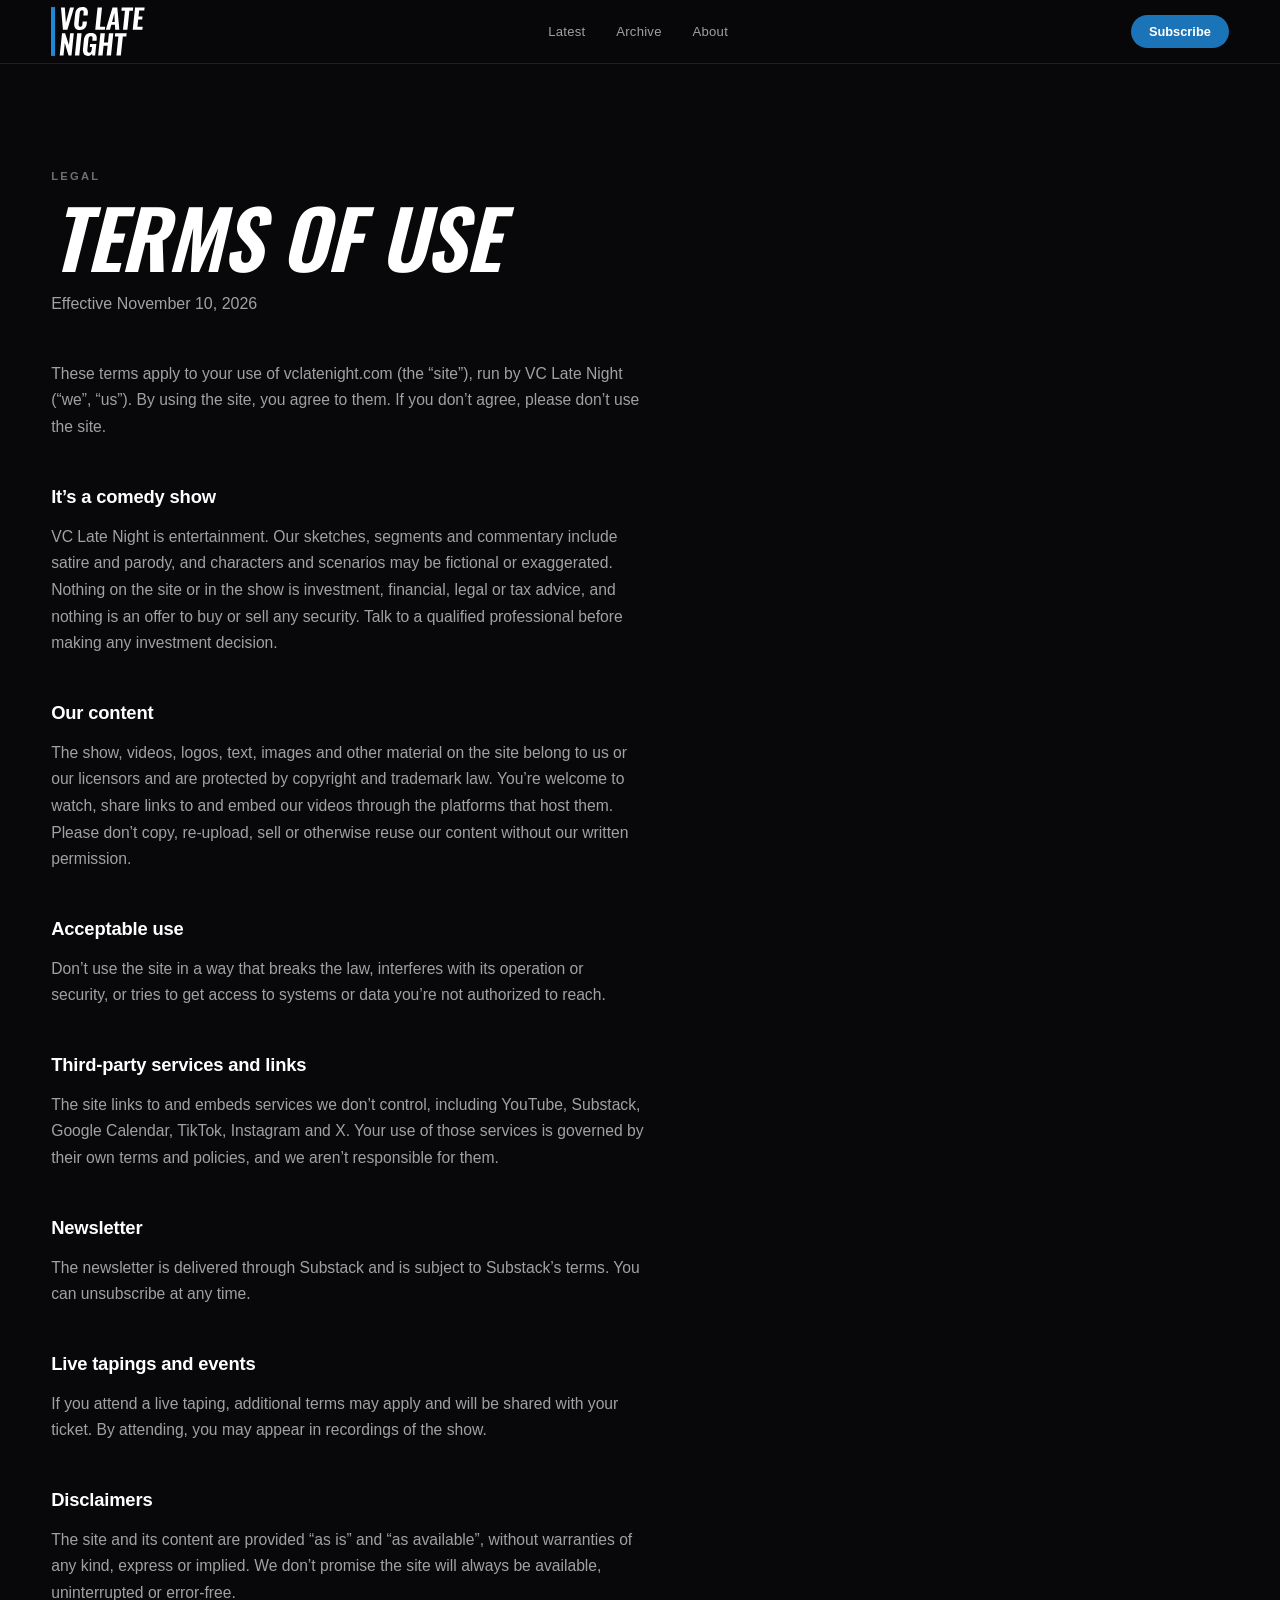
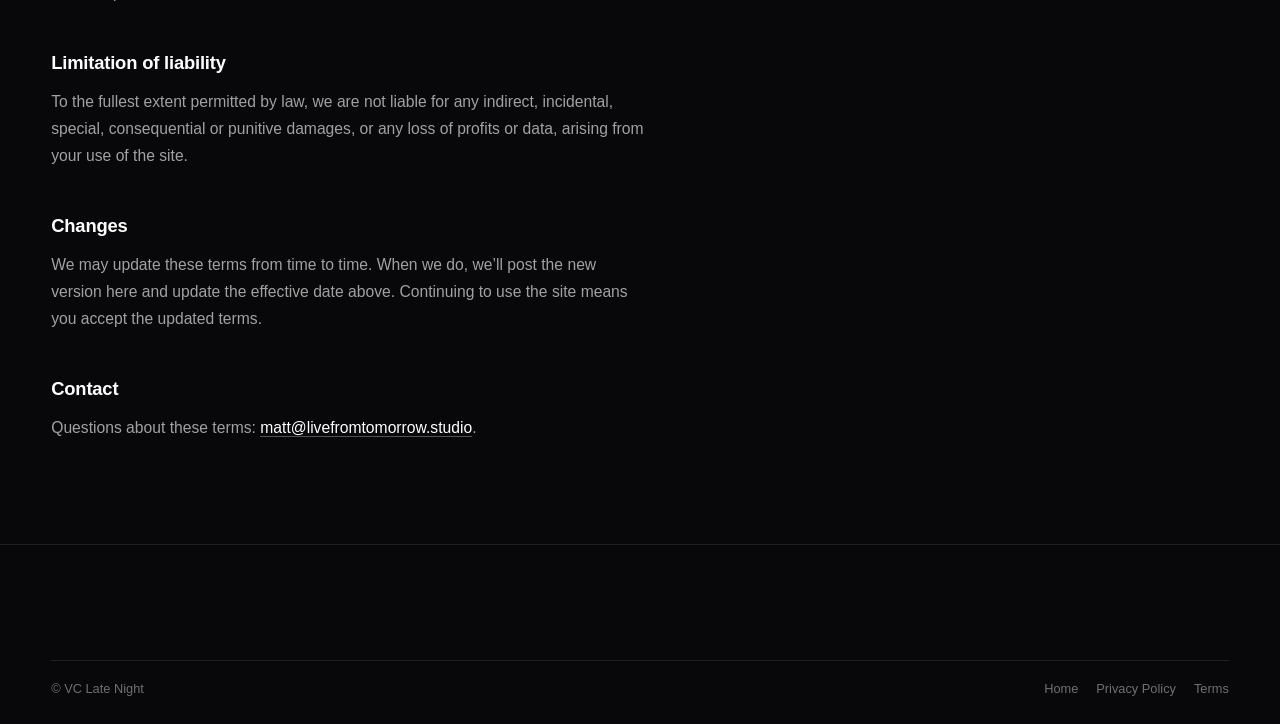
<file: terms.html>
<!DOCTYPE html>
<html lang="en">
<head>
  <meta charset="UTF-8">
  <meta name="viewport" content="width=device-width, initial-scale=1.0">
  <title>Terms of Use — VC Late Night</title>
  <meta name="description" content="The terms that apply when you use vclatenight.com.">
  <link rel="canonical" href="https://vclatenight.com/terms.html">
  <link rel="icon" href="/favicon.ico" sizes="48x48">
  <link rel="icon" href="/favicon.svg" type="image/svg+xml">
  <link rel="apple-touch-icon" href="/apple-touch-icon.png">
  <link rel="manifest" href="/site.webmanifest">
  <meta name="theme-color" content="#08080a">
  <meta property="og:site_name" content="VC Late Night">
  <meta property="og:title" content="Terms of Use — VC Late Night">
  <meta property="og:url" content="https://vclatenight.com/terms.html">
  <meta property="og:image" content="https://vclatenight.com/assets/images/og-image.jpg">
  <link rel="preload" href="/assets/fonts/oswald-var.woff2" as="font" type="font/woff2" crossorigin>
  <link rel="stylesheet" href="/assets/css/styles.css">
</head>
<body class="is-interior">

  <header class="bar">
    <a class="bar-logo" href="/" aria-label="VC Late Night home">
      <img src="/assets/images/logo.svg" alt="VC Late Night" width="274" height="142">
    </a>
    <nav class="bar-nav" aria-label="Browse">
      <a href="/#latest">Latest</a>
      <a href="/archive.html">Archive</a>
      <a href="/#about">About</a>
    </nav>
    <a class="bar-cta" href="https://vclatenight.substack.com/subscribe" target="_blank" rel="noopener">Subscribe</a>
  </header>

  <main>
    <section class="pagehead">
      <span class="info-label">Legal</span>
      <h1 class="pagehead-title">Terms of Use</h1>
      <p class="pagehead-deck">Effective November 10, 2026</p>
    </section>

    <section class="legal">
      <div class="legal-body">
        <p>These terms apply to your use of vclatenight.com (the “site”), run by VC Late Night (“we”, “us”). By using the site, you agree to them. If you don’t agree, please don’t use the site.</p>

        <h2>It’s a comedy show</h2>
        <p>VC Late Night is entertainment. Our sketches, segments and commentary include satire and parody, and characters and scenarios may be fictional or exaggerated. Nothing on the site or in the show is investment, financial, legal or tax advice, and nothing is an offer to buy or sell any security. Talk to a qualified professional before making any investment decision.</p>

        <h2>Our content</h2>
        <p>The show, videos, logos, text, images and other material on the site belong to us or our licensors and are protected by copyright and trademark law. You’re welcome to watch, share links to and embed our videos through the platforms that host them. Please don’t copy, re-upload, sell or otherwise reuse our content without our written permission.</p>

        <h2>Acceptable use</h2>
        <p>Don’t use the site in a way that breaks the law, interferes with its operation or security, or tries to get access to systems or data you’re not authorized to reach.</p>

        <h2>Third-party services and links</h2>
        <p>The site links to and embeds services we don’t control, including YouTube, Substack, Google Calendar, TikTok, Instagram and X. Your use of those services is governed by their own terms and policies, and we aren’t responsible for them.</p>

        <h2>Newsletter</h2>
        <p>The newsletter is delivered through Substack and is subject to Substack’s terms. You can unsubscribe at any time.</p>

        <h2>Live tapings and events</h2>
        <p>If you attend a live taping, additional terms may apply and will be shared with your ticket. By attending, you may appear in recordings of the show.</p>

        <h2>Disclaimers</h2>
        <p>The site and its content are provided “as is” and “as available”, without warranties of any kind, express or implied. We don’t promise the site will always be available, uninterrupted or error-free.</p>

        <h2>Limitation of liability</h2>
        <p>To the fullest extent permitted by law, we are not liable for any indirect, incidental, special, consequential or punitive damages, or any loss of profits or data, arising from your use of the site.</p>

        <h2>Changes</h2>
        <p>We may update these terms from time to time. When we do, we’ll post the new version here and update the effective date above. Continuing to use the site means you accept the updated terms.</p>

        <h2>Contact</h2>
        <p>Questions about these terms: <a href="mailto:matt@livefromtomorrow.studio">matt@livefromtomorrow.studio</a>.</p>
      </div>
    </section>
  </main>

  <footer class="foot">
    <div class="foot-bottom">
      <span>© VC Late Night</span>
      <div class="foot-legal">
        <a href="/">Home</a>
        <a href="/privacy.html">Privacy Policy</a>
        <a href="/terms.html" aria-current="page">Terms</a>
      </div>
    </div>
  </footer>

  <script src="/assets/js/main.js"></script>
</body>
</html>
</file>
<file: assets/css/styles.css>
/* ============================================================
   VC LATE NIGHT
   Palette and display face come from the VC Late Night logo files:
   near-black ink, white type, one blue (#2088D7, the logo's bar).

   Designing against the conventions of a streaming front page rather than a
   marketing site: one title owns the viewport, actions are play-first, content
   is browsed in horizontal rows, chrome disappears until you need it, and type
   labels things instead of explaining them. Company information exists, but it
   lives below the content and speaks quietly.
   ============================================================ */

:root {
  --ink: #08080a;
  --ink-2: #0e0e11;
  --paper: #ffffff;
  --dim: rgba(255, 255, 255, 0.62);
  --dimmer: rgba(255, 255, 255, 0.42);
  --line: rgba(255, 255, 255, 0.1);
  /* Logo blue. Used for rules, marks and large text on ink (5.3:1). Filled
     buttons carrying white text use the deeper shade, which clears 4.5:1. */
  --accent: #2088d7;
  --accent-deep: #1b74b8;
  --shell: clamp(20px, 4vw, 60px);
  /* One content well for the whole page. Everything — bar, billboard, rows,
     and every section below them — uses --gutter for its horizontal padding,
     so every left edge lines up at every viewport. Previously the rows sat on
     a --shell gutter while the lower sections centred a 1240px column inside
     it, which put their left edges ~42px apart at desktop widths. */
  --well: 1560px;
  --gutter: max(var(--shell), calc((100% - var(--well)) / 2));
  --font: -apple-system, BlinkMacSystemFont, "Inter", "Helvetica Neue", Arial, sans-serif;
  /* The logo is set in Oswald, slanted. Used only for the big display titles. */
  --display: "Oswald", "Arial Narrow", Impact, sans-serif;
}

@font-face {
  font-family: "Oswald";
  src: url("../fonts/oswald-var.woff2") format("woff2");
  font-weight: 200 700;
  font-style: normal;
  font-display: swap;
}

::selection { background: var(--accent); color: var(--paper); }

* { margin: 0; padding: 0; box-sizing: border-box; }

html { scroll-behavior: smooth; }

body {
  background: var(--ink);
  color: var(--paper);
  font-family: var(--font);
  -webkit-font-smoothing: antialiased;
  overflow-x: hidden;
}

img { display: block; max-width: 100%; }
a { color: inherit; text-decoration: none; }

/* --- Chrome ------------------------------------------------------------ */
.bar {
  position: fixed;
  inset: 0 0 auto 0;
  z-index: 100;
  display: flex;
  align-items: center;
  justify-content: space-between;
  gap: 24px;
  padding: 7px var(--gutter);
  transition: background 0.35s ease, padding 0.3s ease;
  background: linear-gradient(to bottom, rgba(0,0,0,0.75), transparent);
  transition: background 0.35s ease, backdrop-filter 0.35s ease;
}
.bar--solid {
  padding-block: 7px;
  background: rgba(8, 8, 10, 0.86);
  backdrop-filter: saturate(1.4) blur(14px);
  -webkit-backdrop-filter: saturate(1.4) blur(14px);
  border-bottom: 1px solid var(--line);
}
/* Full size over the billboard, smaller once the bar solidifies. The mark is
   a two-line lockup, so it's sized by height — sizing by width rendered it
   76px tall on a phone and gave the bar a 112px header. */
/* The mark is a stacked two-line lockup (200x180), so its height drives the
   bar height directly — every pixel of logo is a pixel of chrome. Padding is
   pulled right in so the logo can be big without the bar following it, and it
   steps down once the bar solidifies. */
.bar-logo img {
  height: clamp(42px, 3.8vw, 60px);
  width: auto;
  transition: height 0.3s ease;
}
.bar--solid .bar-logo img { height: clamp(32px, 2.5vw, 40px); }
.bar-nav {
  display: flex;
  gap: clamp(18px, 2.4vw, 34px);
  font-size: 0.82rem;
  letter-spacing: 0.02em;
  color: var(--dim);
}
.bar-nav a:hover { color: var(--paper); }
@media (max-width: 720px) { .bar-nav { display: none; } }

.bar-cta {
  display: inline-flex;
  align-items: center;
  gap: 8px;
  padding: 9px 18px;
  border-radius: 999px;
  background: var(--accent-deep);
  color: var(--paper);
  font-size: 0.8rem;
  font-weight: 600;
  white-space: nowrap;
}
.bar-cta:hover { opacity: 0.85; }

/* --- Hero: one title owns the viewport --------------------------------- */
.billboard {
  position: relative;
  min-height: min(88vh, 860px);
  display: flex;
  align-items: flex-end;
  isolation: isolate;
  overflow: hidden;
}
.billboard-art {
  position: absolute;
  inset: 0;
  z-index: -2;
}
.billboard-art img {
  width: 100%;
  height: 100%;
  object-fit: cover;
  object-position: center;
  /* YouTube pads posters to 16:9 and bakes the bars in, so the still is
     scaled past them. Anchored to the top because both faces sit within a few
     percent of the frame's top edge — scaling from the centre took the crop
     off the top and cut heads off. Origin top sends all of it downward. */
  transform: scale(1.12);
  transform-origin: center top;
}
/* Photo heroes (not a YouTube frame) have no baked-in bars to crop away, so
   they skip the zoom. The hosts sit left of centre and the warm stage light
   sits right of it; the copy goes over the dark left side. */
.billboard-art--photo img { transform: none; object-position: 62% 40%; filter: brightness(1.25) contrast(1.05); }
.billboard--photo::before {
  background:
    linear-gradient(to top, var(--ink) 1%, rgba(8,8,10,0.3) 18%, transparent 40%),
    linear-gradient(to bottom, rgba(8,8,10,0.5) 0%, transparent 18%);
}
.billboard--photo .billboard-inner { max-width: 1000px; }
.billboard-title--tag { font-size: clamp(2.3rem, 5vw, 4.4rem); white-space: nowrap; }

/* Two scrims, not one: a vertical lift so the title has ground, and a
   horizontal one so it has ground at wide viewports where the art is mostly
   to the right of the copy. */
.billboard::before {
  content: '';
  position: absolute;
  inset: 0;
  z-index: -1;
  background:
    linear-gradient(to top, var(--ink) 2%, rgba(8,8,10,0.55) 38%, transparent 72%),
    linear-gradient(to right, rgba(8,8,10,0.88) 0%, rgba(8,8,10,0.35) 46%, transparent 78%);
}
@media (max-width: 760px) {
  .billboard-art img { object-position: 32% center; }
  .billboard-art--photo img { object-position: 58% 40%; filter: brightness(1.25) contrast(1.05); }
  /* Taller on phones than on desktop, proportionally. The copy block is a
     fixed height but the viewport isn't, so at 76vh the headline, meta, deck
     and buttons were eating most of the visible frame. The extra height all
     goes above the copy, since the copy is anchored off the bottom. */
  .billboard { min-height: min(92vh, 820px); }
}

.billboard-inner {
  position: relative;
  width: 100%;
  /* Deep bottom padding on purpose. The first row is pulled up into the
     billboard so the page reads as continuous rather than stacked, and
     without this the row lands on top of the Play button. */
  padding: 0 var(--gutter) clamp(132px, 19vh, 210px);
  max-width: 780px;
}
.billboard-eyebrow {
  display: inline-flex;
  align-items: center;
  gap: 9px;
  font-size: 0.72rem;
  font-weight: 700;
  text-transform: uppercase;
  letter-spacing: 0.2em;
  color: var(--dim);
  margin-bottom: 18px;
}
.billboard-eyebrow::before {
  content: '';
  width: 20px;
  height: 2px;
  background: var(--accent);
}
.billboard-title {
  font-family: var(--display);
  font-size: clamp(3rem, 8.4vw, 6.2rem);
  font-weight: 600;
  font-style: italic;
  text-transform: uppercase;
  line-height: 0.95;
  letter-spacing: -0.005em;
}
.billboard-meta {
  display: flex;
  flex-wrap: wrap;
  align-items: center;
  gap: 10px;
  margin-top: 18px;
  font-size: 0.86rem;
  color: var(--dim);
}
.billboard-meta .dot { width: 3px; height: 3px; border-radius: 50%; background: var(--dimmer); }
.billboard-sub {
  margin-top: 14px;
  max-width: 54ch;
  font-size: clamp(0.98rem, 1.15vw, 1.1rem);
  line-height: 1.55;
  color: var(--dim);
}
.billboard-actions { display: flex; flex-wrap: wrap; gap: 12px; margin-top: 28px; }

.btn {
  display: inline-flex;
  align-items: center;
  gap: 10px;
  padding: 13px 26px;
  border-radius: 8px;
  font-size: 0.95rem;
  font-weight: 700;
  cursor: pointer;
  border: 0;
  font-family: inherit;
  transition: opacity 0.25s ease, background 0.25s ease;
}
.btn--play { background: var(--paper); color: var(--ink); }
.btn--play:hover { opacity: 0.82; }
.btn--ghost { background: rgba(255,255,255,0.14); color: var(--paper); backdrop-filter: blur(6px); }
.btn--ghost:hover { background: rgba(255,255,255,0.24); }
.btn svg { width: 17px; height: 17px; }

/* --- Rows -------------------------------------------------------------- */
.rows { position: relative; z-index: 2; margin-top: clamp(-104px, -7vw, -56px); padding-bottom: clamp(16px, 2vw, 30px); }

.row { margin-bottom: clamp(30px, 4vw, 52px); }
.row-head {
  display: flex;
  align-items: baseline;
  justify-content: flex-start;
  gap: 14px;
  padding: 0 var(--gutter);
  margin-bottom: 14px;
}
.row-title { font-size: clamp(1.05rem, 1.5vw, 1.35rem); font-weight: 700; letter-spacing: -0.015em; }
.row-note { font-size: 0.82rem; color: var(--dimmer); }

/* Horizontal scroller with snap — the row is browsed, not paginated. */
.row-track {
  display: flex;
  gap: clamp(10px, 1vw, 16px);
  padding: 4px var(--gutter) 18px;
  overflow-x: auto;
  scroll-snap-type: x proximity;
  /* Without this the first card sits flush against the viewport edge. Snap
     aligns a card's start edge to the scrollport's start, which is inside the
     padding — so the track silently scrolls past its own padding-left on load.
     scroll-padding moves the snap line to where the padding actually is. */
  scroll-padding-inline: var(--gutter);
  scrollbar-width: none;
}
.row-track::-webkit-scrollbar { display: none; }

.card {
  position: relative;
  flex: 0 0 clamp(232px, 25vw, 348px);
  scroll-snap-align: start;
  border-radius: 8px;
  overflow: hidden;
  background: var(--ink-2);
  cursor: pointer;
  transition: transform 0.35s cubic-bezier(0.2, 0.7, 0.3, 1);
}
.card-art { position: relative; aspect-ratio: 16 / 9; overflow: hidden; }
.card-art img { width: 100%; height: 100%; object-fit: cover; }
/* YouTube pads a poster to 16:9 when the source isn't, and bakes the bars into
   the JPEG, where object-fit can't reach them. Only the videos that actually
   have them get scaled — applying it to all of them crops the clean ones. */
.card[data-pillarbox] .card-art img { transform: scale(1.12); }
.card::after {
  content: '';
  position: absolute;
  inset: auto 0 0 0;
  height: 62%;
  background: linear-gradient(to top, rgba(0,0,0,0.9), transparent);
  pointer-events: none;
  transition: opacity 0.3s ease;
}
.card-body { position: absolute; inset: auto 0 0 0; padding: 14px 15px; z-index: 1; }
.card-kicker {
  font-size: 0.63rem;
  font-weight: 700;
  text-transform: uppercase;
  letter-spacing: 0.16em;
  color: var(--dimmer);
}
.card-name { margin-top: 5px; font-size: 0.98rem; font-weight: 700; line-height: 1.25; letter-spacing: -0.01em; }

/* Hover lifts the card and reveals a play badge — the streaming-row idiom. */
.card-play {
  position: absolute;
  top: 50%; left: 50%;
  transform: translate(-50%, -50%) scale(0.85);
  width: 52px; height: 52px;
  border-radius: 50%;
  border: 2px solid rgba(255,255,255,0.9);
  background: rgba(0,0,0,0.35);
  backdrop-filter: blur(3px);
  opacity: 0;
  transition: opacity 0.3s ease, transform 0.3s ease;
  z-index: 2;
}
.card-play::before {
  content: '';
  position: absolute; top: 50%; left: 54%;
  transform: translate(-50%, -50%);
  border: solid transparent;
  border-width: 8px 0 8px 13px;
  border-left-color: var(--paper);
}
@media (hover: hover) {
  .card:hover { transform: translateY(-4px) scale(1.025); z-index: 3; }
  .card:hover .card-play { opacity: 1; transform: translate(-50%, -50%) scale(1); }
}
.card:focus-visible { outline: 2px solid var(--paper); outline-offset: 3px; }

.card--pending { cursor: default; }
.card--pending .card-art {
  background: linear-gradient(150deg, #121214, #111620 60%, #0f1b2a);
  border: 1px solid var(--line);
  border-radius: 8px;
}
.card--pending .card-art::after {
  content: 'Coming soon';
  position: absolute; inset: 0;
  display: flex; align-items: center; justify-content: center;
  font-size: 0.64rem; font-weight: 700;
  text-transform: uppercase; letter-spacing: 0.18em;
  color: rgba(255,255,255,0.24);
}

/* Player replaces the art in place. */
.frame { position: absolute; inset: 0; width: 100%; height: 100%; border: 0; z-index: 4; }

/* --- Information, below the content ------------------------------------ */
.info { border-top: 1px solid var(--line); padding: clamp(56px, 8vw, 104px) var(--gutter); }
.info-grid {
  display: grid;
  grid-template-columns: minmax(0, 0.85fr) minmax(0, 1fr);
  gap: clamp(28px, 5vw, 76px);
  align-items: center;
}
@media (max-width: 820px) { .info-grid { grid-template-columns: 1fr; } }
.info-shot img { width: 100%; border-radius: 10px; }
.info-cap { margin-top: 12px; font-size: 0.82rem; color: var(--dimmer); }
.info-label {
  font-size: 0.7rem; font-weight: 700; text-transform: uppercase;
  letter-spacing: 0.2em; color: var(--dimmer);
}
.info-head {
  margin-top: 14px;
  font-size: clamp(1.5rem, 2.6vw, 2.2rem);
  font-weight: 800; line-height: 1.12; letter-spacing: -0.025em;
}
.info-body { margin-top: 16px; font-size: 1rem; line-height: 1.65; color: var(--dim); max-width: 52ch; }
.info-body + .info-body { margin-top: 12px; }

.foot {
  border-top: 1px solid var(--line);
  padding: clamp(40px, 5vw, 64px) var(--gutter) 28px;
  font-size: 0.88rem;
  color: var(--dim);
}
.foot-top {
  display: grid;
  grid-template-columns: minmax(0, 1fr) minmax(0, 1.35fr);
  gap: clamp(28px, 5vw, 72px);
}
@media (max-width: 820px) { .foot-top { grid-template-columns: 1fr; gap: 34px; } }
.foot-logo { width: 132px; height: auto; }
.foot-tagline { margin-top: 14px; max-width: 34ch; color: var(--dim); line-height: 1.55; }
.foot-social { list-style: none; display: flex; gap: 16px; margin-top: 18px; }
.foot-social a { color: var(--dimmer); }
.foot-social a:hover { color: var(--paper); }

.foot-cols {
  display: grid;
  grid-template-columns: repeat(3, minmax(0, 1fr));
  gap: clamp(20px, 3vw, 44px);
}
@media (max-width: 560px) { .foot-cols { grid-template-columns: 1fr 1fr; } }
.foot-cols h4 {
  font-size: 0.7rem;
  font-weight: 700;
  text-transform: uppercase;
  letter-spacing: 0.16em;
  color: var(--paper);
  margin-bottom: 12px;
}
.foot-cols a { display: block; margin-bottom: 9px; color: var(--dimmer); font-size: 0.88rem; }
.foot-cols a:hover { color: var(--paper); }

.foot-bottom {
  display: flex; flex-wrap: wrap; align-items: center; justify-content: space-between;
  gap: 12px;
  margin-top: clamp(32px, 4vw, 52px);
  padding-top: 20px;
  border-top: 1px solid var(--line);
  font-size: 0.8rem;
  color: var(--dimmer);
}
.foot-legal { display: flex; gap: 18px; }
.foot-legal a:hover { color: var(--paper); }

/* --- Contact: the three doors, numbered as the current site has them ---- */
.strip { border-top: 1px solid var(--line); padding: clamp(52px, 7vw, 92px) var(--gutter); }
.strip-lead { margin-bottom: clamp(28px, 4vw, 48px); }
.strip-head {
  margin-top: 12px;
  font-size: clamp(1.5rem, 2.6vw, 2.2rem);
  font-weight: 800; line-height: 1.1; letter-spacing: -0.025em;
}
.strip-grid {
  display: grid;
  grid-template-columns: repeat(3, minmax(0, 1fr));
  gap: clamp(26px, 4vw, 58px);
}
@media (max-width: 820px) { .strip-grid { grid-template-columns: 1fr; } }
.strip-num {
  display: block;
  font-size: 0.72rem; font-weight: 700;
  letter-spacing: 0.16em; color: var(--accent);
  margin-bottom: 10px;
}
.strip-item h3 { font-size: 1.08rem; font-weight: 700; letter-spacing: -0.012em; }
.strip-item p { margin-top: 9px; font-size: 0.94rem; line-height: 1.6; color: var(--dim); }
.lnk {
  display: inline-block; margin-top: 14px;
  font-size: 0.88rem; font-weight: 600;
  border-bottom: 1px solid rgba(255,255,255,0.3); padding-bottom: 2px;
}
.lnk:hover { border-bottom-color: var(--paper); }
.strip-status { display: block; font-size: 0.82rem; color: var(--dimmer); }

/* --- Live: the one section about a thing you attend, so it gets the
       taping photograph rather than another row of small text. Same
       vocabulary as the billboard — full-bleed image, two-direction scrim,
       type over it — at a smaller scale. ------------------------------- */
.live-band {
  position: relative;
  isolation: isolate;
  overflow: hidden;
  border-top: 1px solid var(--line);
  padding: clamp(74px, 11vw, 148px) var(--gutter);
}
.live-art { position: absolute; inset: 0; z-index: -2; }
/* Bright daylight photo: keep both hosts in frame, with the copy on the left. */
.live-art img { width: 100%; height: 100%; object-fit: cover; object-position: 50% 28%; }
.live-band::before {
  content: '';
  position: absolute; inset: 0; z-index: -1;
  background:
    linear-gradient(to right, rgba(8,8,10,0.94) 0%, rgba(8,8,10,0.72) 42%, rgba(8,8,10,0.32) 78%),
    linear-gradient(to top, var(--ink) 0%, transparent 46%);
}
.live-inner { max-width: 620px; }
.live-copy { margin-top: 14px; max-width: 46ch; font-size: 1rem; line-height: 1.6; color: rgba(255,255,255,0.82); }
.live-actions { display: flex; flex-wrap: wrap; align-items: center; gap: 18px; margin-top: 22px; }
.live-actions .strip-status { display: inline; }
.live-actions .lnk { margin-top: 0; }

/* --- Archive band: one wide target, as the current site has it --------- */
.archive-band {
  display: flex; flex-wrap: wrap; align-items: center; gap: clamp(14px, 2.4vw, 34px);
  border-top: 1px solid var(--line);
  padding: clamp(30px, 4vw, 48px) var(--gutter);
  transition: background 0.3s ease;
}
.archive-band:hover { background: rgba(255,255,255,0.03); }
.archive-copy { flex: 1 1 340px; font-size: 0.96rem; line-height: 1.55; color: var(--dim); max-width: 62ch; }
.archive-cta { font-size: 0.9rem; font-weight: 700; white-space: nowrap; }

/* --- Newsletter -------------------------------------------------------- */
.sr-only {
  position: absolute; width: 1px; height: 1px;
  padding: 0; margin: -1px; overflow: hidden;
  clip: rect(0 0 0 0); white-space: nowrap; border: 0;
}
.signup { border-top: 1px solid var(--line); padding: clamp(48px, 7vw, 88px) var(--gutter); }
.signup-grid {
  display: grid;
  grid-template-columns: minmax(0, 0.9fr) minmax(0, 1fr);
  gap: clamp(24px, 5vw, 72px);
  align-items: center;
}
@media (max-width: 820px) { .signup-grid { grid-template-columns: 1fr; gap: 20px; } }
.signup-head {
  font-size: clamp(1.5rem, 2.6vw, 2.2rem);
  font-weight: 800; line-height: 1.1; letter-spacing: -0.025em;
}
.signup-copy { font-size: 0.98rem; line-height: 1.6; color: var(--dim); max-width: 52ch; }
.signup-form { display: flex; gap: 10px; margin-top: 18px; flex-wrap: wrap; }
.signup-form input {
  flex: 1 1 260px;
  padding: 13px 16px;
  border-radius: 8px;
  border: 1px solid var(--line);
  background: rgba(255, 255, 255, 0.05);
  color: var(--paper);
  font-family: inherit;
  font-size: 0.95rem;
}
.signup-form input::placeholder { color: var(--dimmer); }
.signup-form input:focus {
  outline: none;
  border-color: rgba(255, 255, 255, 0.4);
  background: rgba(255, 255, 255, 0.08);
}

/* --- Manifesto: the thesis, at the scale it carries on the current site.
       It was a paragraph inside About, which is where it lost its weight. --- */
.manifesto {
  border-top: 1px solid var(--line);
  padding: clamp(72px, 10vw, 132px) var(--gutter);
}
.manifesto-body {
  max-width: 20ch;
  font-size: clamp(1.7rem, 4.4vw, 3.4rem);
  font-weight: 800;
  line-height: 1.08;
  letter-spacing: -0.03em;
  max-width: 26ch;
}
.manifesto-turn { color: var(--accent); display: block; margin-top: 0.35em; }

/* Contact doors carry visible numerals and a rule, so the three read as a
   deliberate set rather than three stacked paragraphs. */
.strip-item { border-top: 1px solid var(--line); padding-top: 20px; }
.strip-num {
  font-size: 1.6rem;
  font-weight: 800;
  letter-spacing: -0.03em;
  color: rgba(255, 255, 255, 0.22);
  margin-bottom: 14px;
}
.strip-item h3 { font-size: 1.22rem; }
.strip-item p { font-size: 0.96rem; }

/* The portrait carries the About block, so let it fill its column. */
.info-shot img { width: 100%; }
.info-head { font-size: clamp(1.7rem, 3vw, 2.6rem); }

/* --- Full-screen player ------------------------------------------------ */
.player {
  position: fixed;
  inset: 0;
  z-index: 200;
  display: flex;
  align-items: center;
  justify-content: center;
  padding: clamp(16px, 4vw, 56px);
  background: rgba(3, 3, 4, 0.985);
  backdrop-filter: blur(22px);
  -webkit-backdrop-filter: blur(10px);
}
.player[hidden] { display: none; }
.player-box { width: 100%; max-width: 1180px; }
.player-stage {
  position: relative;
  width: 100%;
  aspect-ratio: 16 / 9;
  background: #000;
  border-radius: 10px;
  overflow: hidden;
}
/* Shorts are 9:16. Letterboxing them into a 16:9 frame wastes most of the
   screen, so they get a portrait stage capped to the viewport height. */
.player-stage--portrait {
  aspect-ratio: 9 / 16;
  max-height: 82vh;
  width: auto;
  margin: 0 auto;
}
.player-stage iframe { position: absolute; inset: 0; width: 100%; height: 100%; border: 0; }
.player-title {
  margin-top: 14px;
  text-align: center;
  font-size: 0.95rem;
  font-weight: 600;
  color: var(--dim);
}
.player-close {
  position: absolute;
  top: clamp(12px, 2vw, 24px);
  right: clamp(12px, 2vw, 24px);
  width: 44px; height: 44px;
  border-radius: 50%;
  border: 1px solid rgba(255,255,255,0.25);
  background: rgba(255,255,255,0.08);
  color: var(--paper);
  font-size: 1.5rem;
  line-height: 1;
  cursor: pointer;
}
.player-close:hover { background: rgba(255,255,255,0.18); }

/* The tile is a control that opens the player, so the badge stays a cue —
   it no longer implies the video runs inside the card. */

/* ============================================================
   INTERIOR PAGES
   Same bar, same gutter, same .row/.card as the homepage. What's added here
   is only what the homepage has no equivalent of — a page head in place of the
   billboard, the matchup panels, and one people grid used by both rosters.
   ============================================================ */

/* Interior pages have no billboard for the bar to float over, so the bar needs
   its solid state from the start and the content needs to clear it. */
.is-interior .bar { background: rgba(8,8,10,0.9); backdrop-filter: saturate(1.4) blur(14px); border-bottom: 1px solid var(--line); }
.pagehead { padding: clamp(104px, 13vw, 168px) var(--gutter) clamp(28px, 4vw, 44px); }
.pagehead-title {
  margin-top: 14px;
  font-family: var(--display);
  font-size: clamp(2.6rem, 7vw, 5rem);
  font-weight: 600; font-style: italic; text-transform: uppercase;
  line-height: 0.96; letter-spacing: -0.005em;
}
.pagehead-deck { margin-top: 16px; max-width: 58ch; font-size: 1rem; line-height: 1.6; color: var(--dim); }

/* --- Matchups ---------------------------------------------------------- */
.mu-section { border-top: 1px solid var(--line); padding: clamp(52px, 7vw, 92px) var(--gutter); }
.mu-lead { margin-bottom: clamp(28px, 4vw, 48px); }
.mu-deck { margin-top: 14px; max-width: 62ch; font-size: 0.98rem; line-height: 1.6; color: var(--dim); }
.mu-grid {
  display: grid;
  grid-template-columns: repeat(auto-fit, minmax(min(100%, 400px), 1fr));
  gap: clamp(16px, 2vw, 26px);
}
.mu {
  border: 1px solid var(--line);
  border-radius: 10px;
  background: var(--ink-2);
  overflow: hidden;
}
.mu-head {
  display: flex; align-items: center; justify-content: space-between; gap: 12px;
  padding: 14px 18px;
  border-bottom: 1px solid var(--line);
}
.mu-ep { font-size: 0.7rem; font-weight: 700; text-transform: uppercase; letter-spacing: 0.14em; color: var(--accent); }
.mu-cat { font-size: 0.68rem; text-transform: uppercase; letter-spacing: 0.14em; color: var(--dimmer); }
.mu-body { display: grid; grid-template-columns: 132px minmax(0, 1fr); gap: 18px; padding: 18px; }
@media (max-width: 520px) { .mu-body { grid-template-columns: 96px minmax(0, 1fr); gap: 14px; } }
.mu-shot {
  aspect-ratio: 1; border-radius: 8px; overflow: hidden;
  display: grid; grid-template-columns: 1fr; background: #0a111b;
}
.mu-shot--duo { grid-template-columns: 1fr 1fr; }
.mu-shot img { width: 100%; height: 100%; object-fit: cover; filter: grayscale(100%) contrast(1.05); }
.mu:hover .mu-shot img { filter: grayscale(0%); }
.mu-shot--ini {
  display: flex; align-items: center; justify-content: center;
  font-size: 1.7rem; font-weight: 800; color: rgba(255,255,255,0.3);
}
.mu-title { font-size: 1.12rem; font-weight: 700; line-height: 1.2; letter-spacing: -0.015em; }
.mu-founder { margin-top: 10px; }
.mu-founder b, .mu-win b, .mu-others b { display: block; font-size: 0.9rem; font-weight: 700; }
.mu-founder i, .mu-win i, .mu-others i { display: block; font-style: normal; font-size: 0.8rem; color: var(--dimmer); margin-top: 2px; }
.mu-quote { margin-top: 10px; font-size: 0.86rem; line-height: 1.5; color: var(--dim); font-style: italic; }
.mu-result { padding: 14px 18px; border-top: 1px solid var(--line); }
.mu-lbl { display: block; font-size: 0.63rem; font-weight: 700; text-transform: uppercase; letter-spacing: 0.16em; color: var(--dimmer); margin-bottom: 10px; }
.mu-win { display: flex; align-items: center; gap: 10px; }
.mu-others { list-style: none; display: flex; flex-wrap: wrap; gap: 14px 22px; }
.mu-others li { display: flex; align-items: center; gap: 9px; }
.mu-face {
  width: 38px; height: 38px; border-radius: 50%; overflow: hidden; flex-shrink: 0;
  background: rgba(255,255,255,0.07);
  display: flex; align-items: center; justify-content: center;
}
.mu-face img { width: 100%; height: 100%; object-fit: cover; }
.mu-face--ini { font-size: 0.7rem; font-weight: 700; color: rgba(255,255,255,0.45); }

/* --- People grid: one component, used by contestants and experts both --- */
.people-section { border-top: 1px solid var(--line); padding: clamp(52px, 7vw, 92px) var(--gutter); }
.people-grid {
  list-style: none;
  display: grid;
  grid-template-columns: repeat(auto-fit, minmax(min(100%, 250px), 1fr));
  gap: clamp(16px, 2vw, 28px);
}
.person { display: flex; align-items: center; gap: 14px; }
.person-face {
  width: 62px; height: 62px; border-radius: 50%; overflow: hidden; flex-shrink: 0;
  background: rgba(255,255,255,0.07);
}
.person-face img { width: 100%; height: 100%; object-fit: cover; filter: grayscale(100%); transition: filter 0.4s ease; }
.person:hover .person-face img { filter: grayscale(0%); }
.person-info b { display: block; font-size: 0.96rem; font-weight: 700; }
.person-info i { display: block; font-style: normal; font-size: 0.82rem; color: var(--dim); margin-top: 3px; }
.person-info em { display: block; font-style: normal; font-size: 0.82rem; color: var(--dimmer); }

/* The line under the hosts' portrait is the show's own tagline, not a photo
   credit — it carries at statement weight rather than caption weight. */
.info-cap {
  margin-top: 18px;
  font-size: clamp(1.05rem, 1.5vw, 1.35rem);
  font-weight: 700;
  line-height: 1.3;
  letter-spacing: -0.015em;
  color: var(--paper);
  max-width: 26ch;
}

/* The newsletter button is the one filled-blue action below the fold. */
.signup-form .btn--play { background: var(--accent-deep); color: var(--paper); }

/* --- Legal pages ------------------------------------------------------- */
.legal { padding: 0 var(--gutter) clamp(56px, 8vw, 104px); }
.legal-body { max-width: 68ch; color: var(--dim); font-size: 0.98rem; line-height: 1.7; }
.legal-body h2 {
  margin: 2.2em 0 0.6em;
  color: var(--paper);
  font-size: 1.15rem; font-weight: 700; letter-spacing: -0.01em;
}
.legal-body p + p, .legal-body ul + p, .legal-body p + ul { margin-top: 0.9em; }
.legal-body ul { padding-left: 1.2em; }
.legal-body li + li { margin-top: 0.4em; }
.legal-body a { color: var(--paper); border-bottom: 1px solid rgba(255,255,255,0.3); }
.legal-body a:hover { border-bottom-color: var(--paper); }

/* --- RSVP: the one blue action button, for the live taping ------------- */
.btn--rsvp { background: var(--accent-deep); color: var(--paper); }
.btn--rsvp:hover { opacity: 0.88; }
.live-when {
  display: flex; flex-wrap: wrap; gap: 4px 18px;
  margin-top: 16px; font-size: 1.02rem; line-height: 1.5; color: rgba(255,255,255,0.82);
}
.live-when b { color: var(--paper); font-weight: 700; }
.live-actions .btn { margin: 0; }
.live-sched {
  list-style: none; display: flex; flex-wrap: wrap; gap: 10px 28px;
  margin-top: 16px;
}
.live-sched li { display: flex; flex-direction: column; gap: 2px; padding-left: 12px; border-left: 2px solid var(--accent); }
.live-sched time { font-size: 0.72rem; font-weight: 700; letter-spacing: 0.14em; text-transform: uppercase; color: var(--dim); }
.live-sched span { font-size: 1.05rem; font-weight: 700; color: var(--paper); }
.live-sched em { font-style: normal; font-weight: 500; color: rgba(255,255,255,0.7); }
.live-actions { margin-top: 26px; }

/* On phones the copy spans the whole photo, so darken it evenly for legibility. */
@media (max-width: 760px) {
  .live-band::after { content: ''; position: absolute; inset: 0; z-index: -1; background: rgba(8, 8, 10, 0.5); }
  .live-art img { object-position: 42% 30%; }
}

/* Thumbnails that already carry the show title in the picture: keep the
   caption for screen readers but don't draw it on top of the artwork. */
.card--titled::after { display: none; }
.card--titled .card-body {
  position: absolute; width: 1px; height: 1px; padding: 0; margin: -1px;
  overflow: hidden; clip: rect(0 0 0 0); white-space: nowrap; border: 0;
}
</file>
